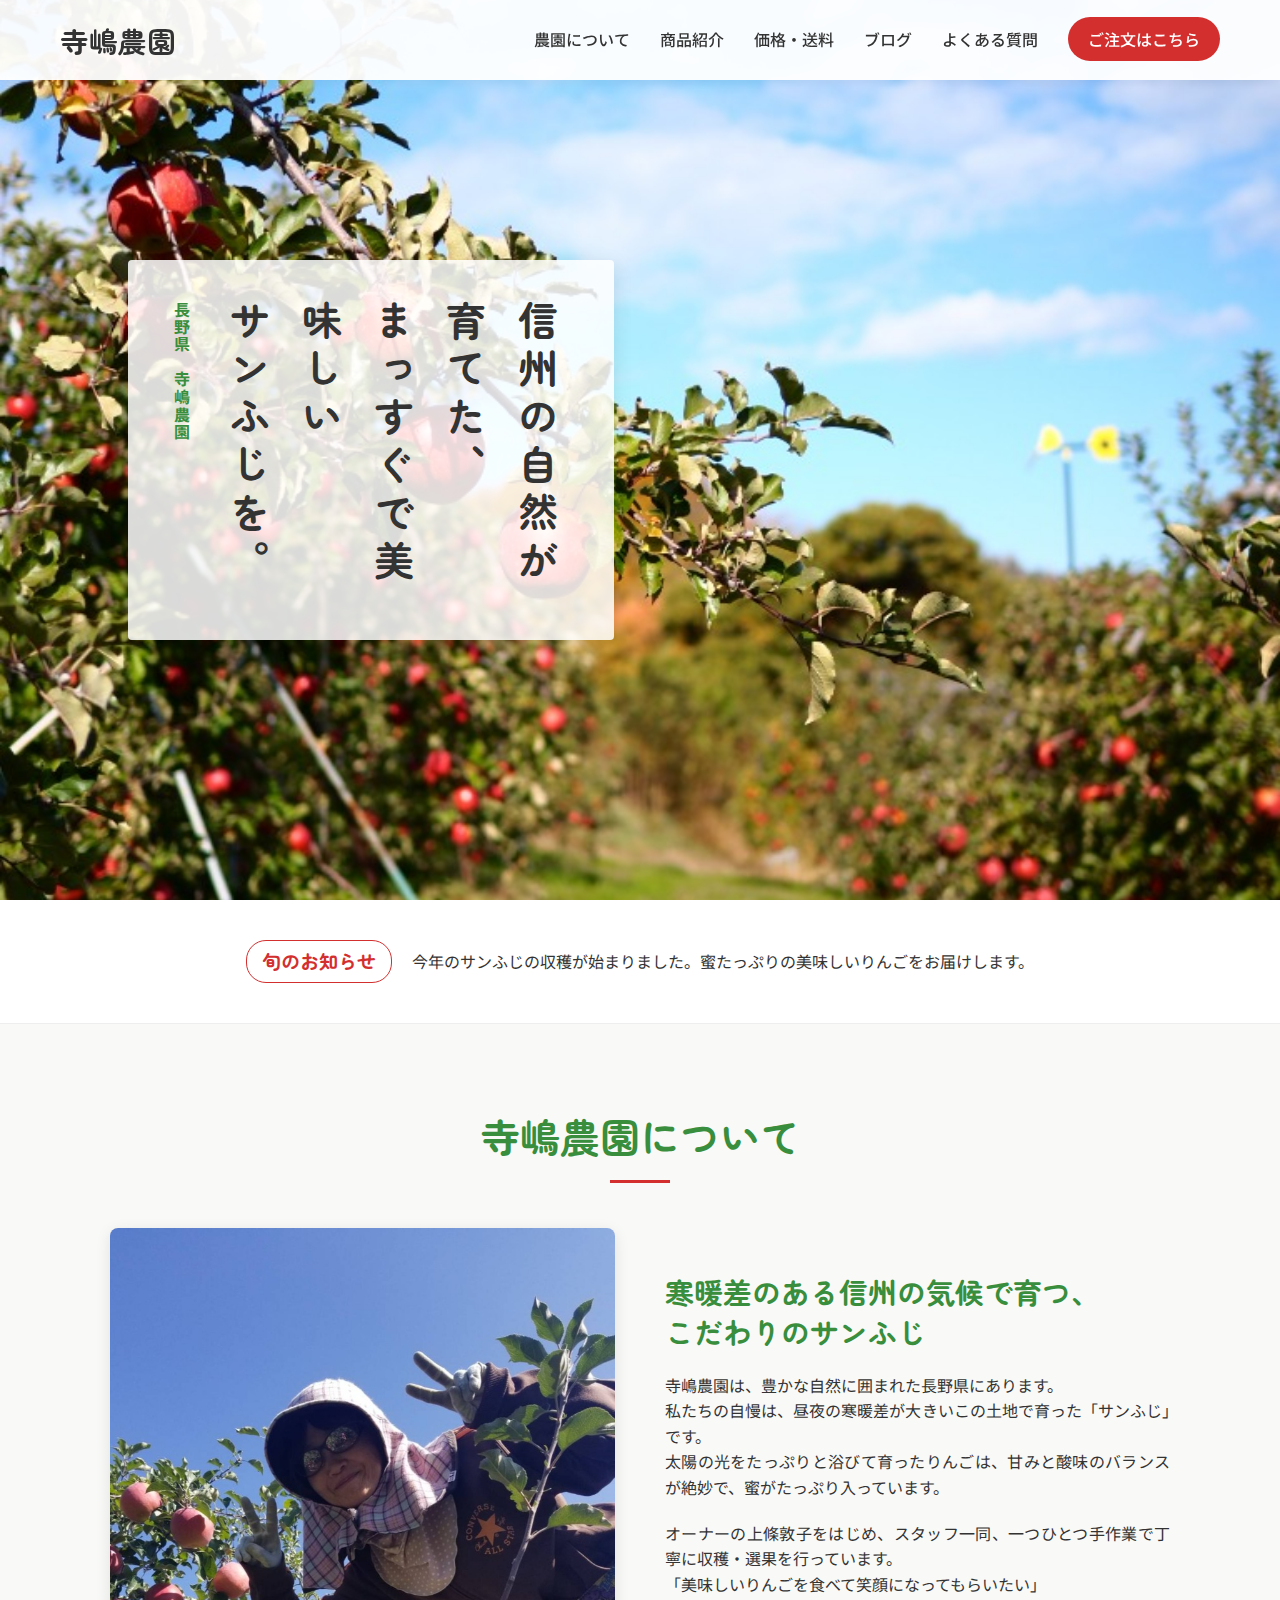
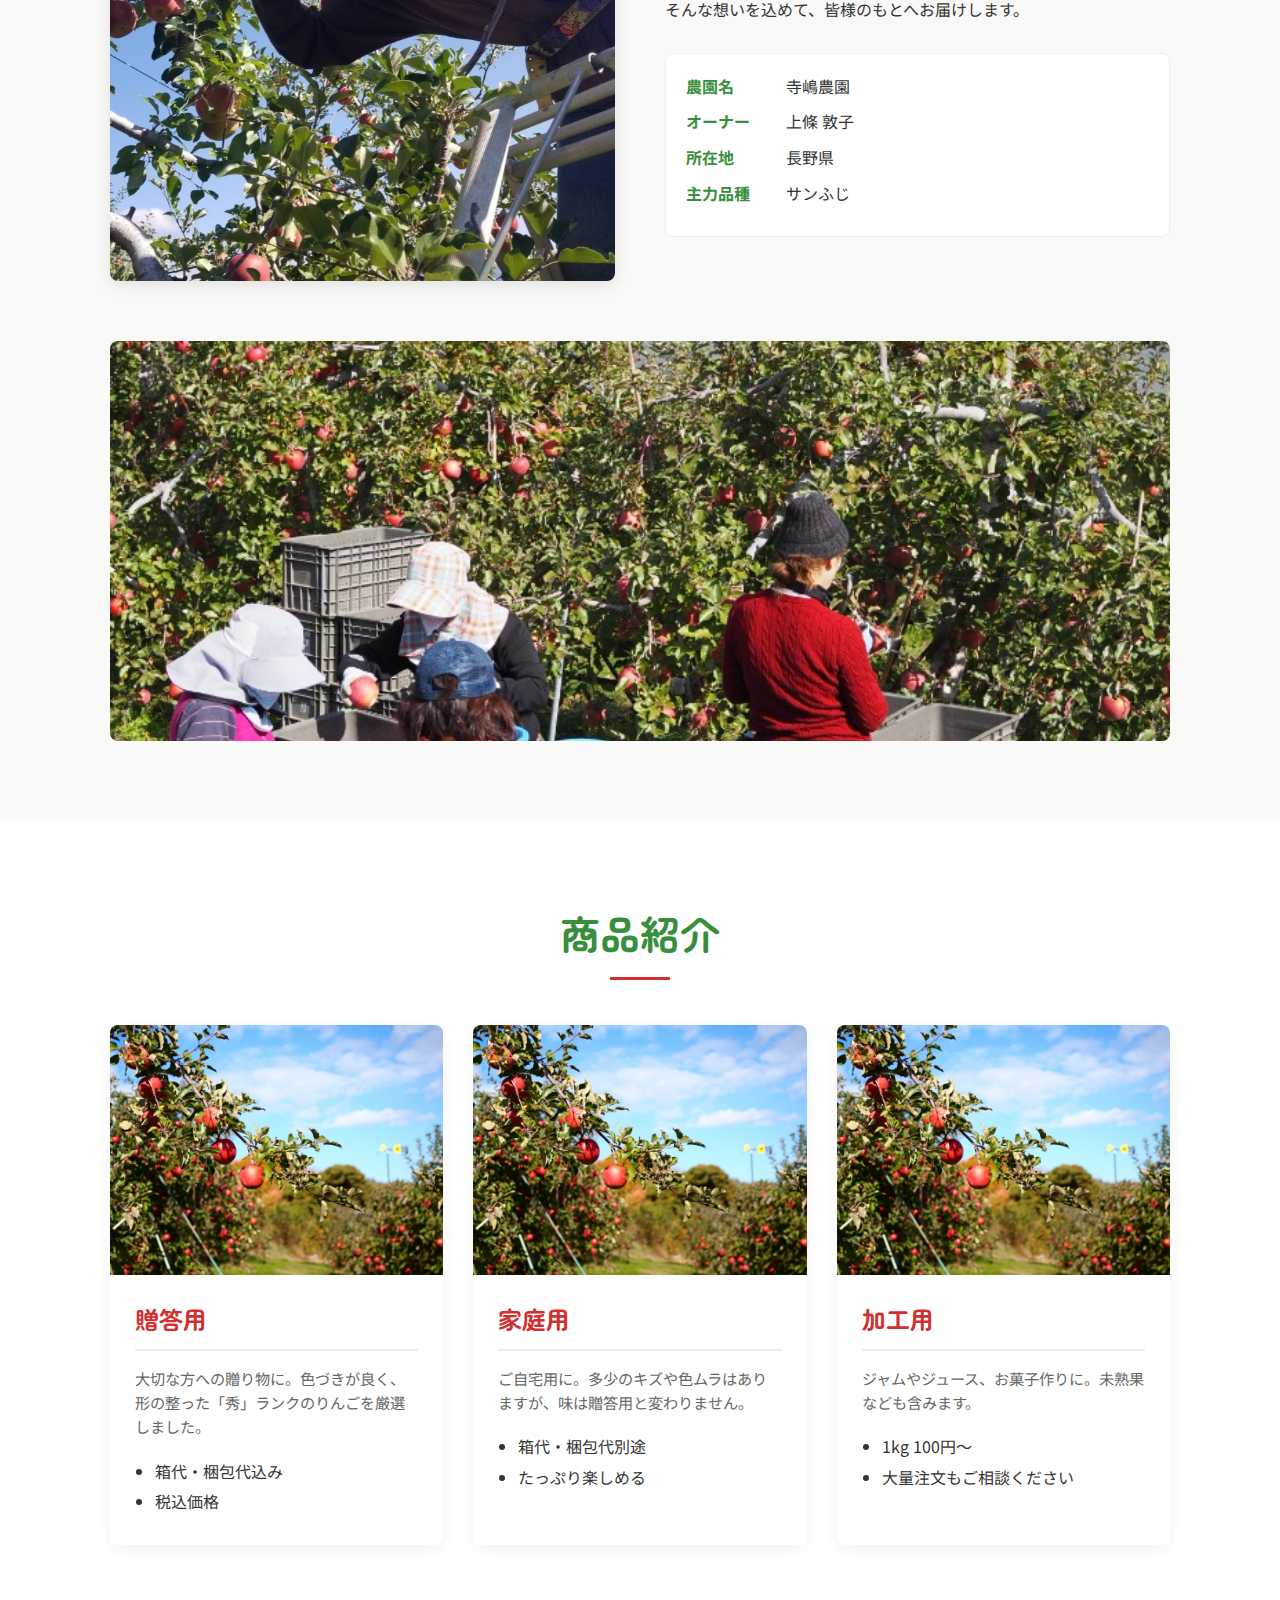
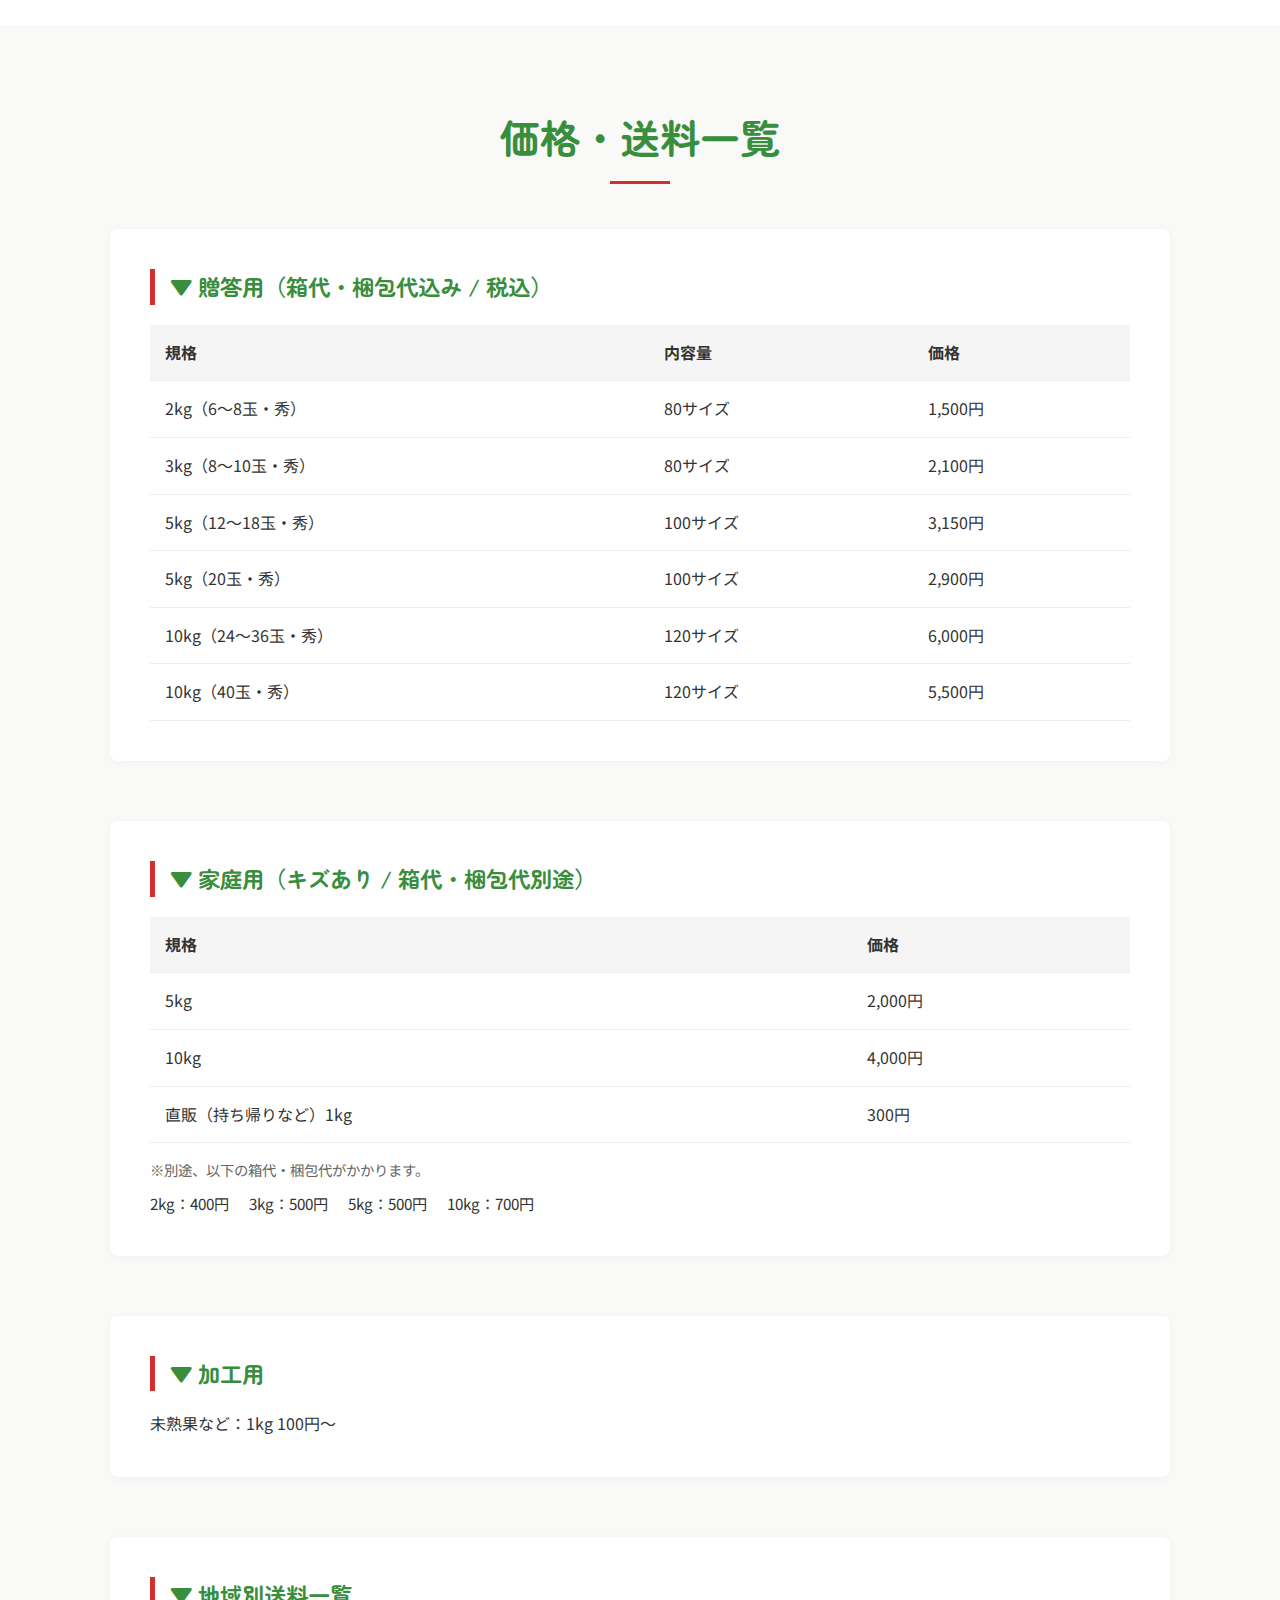
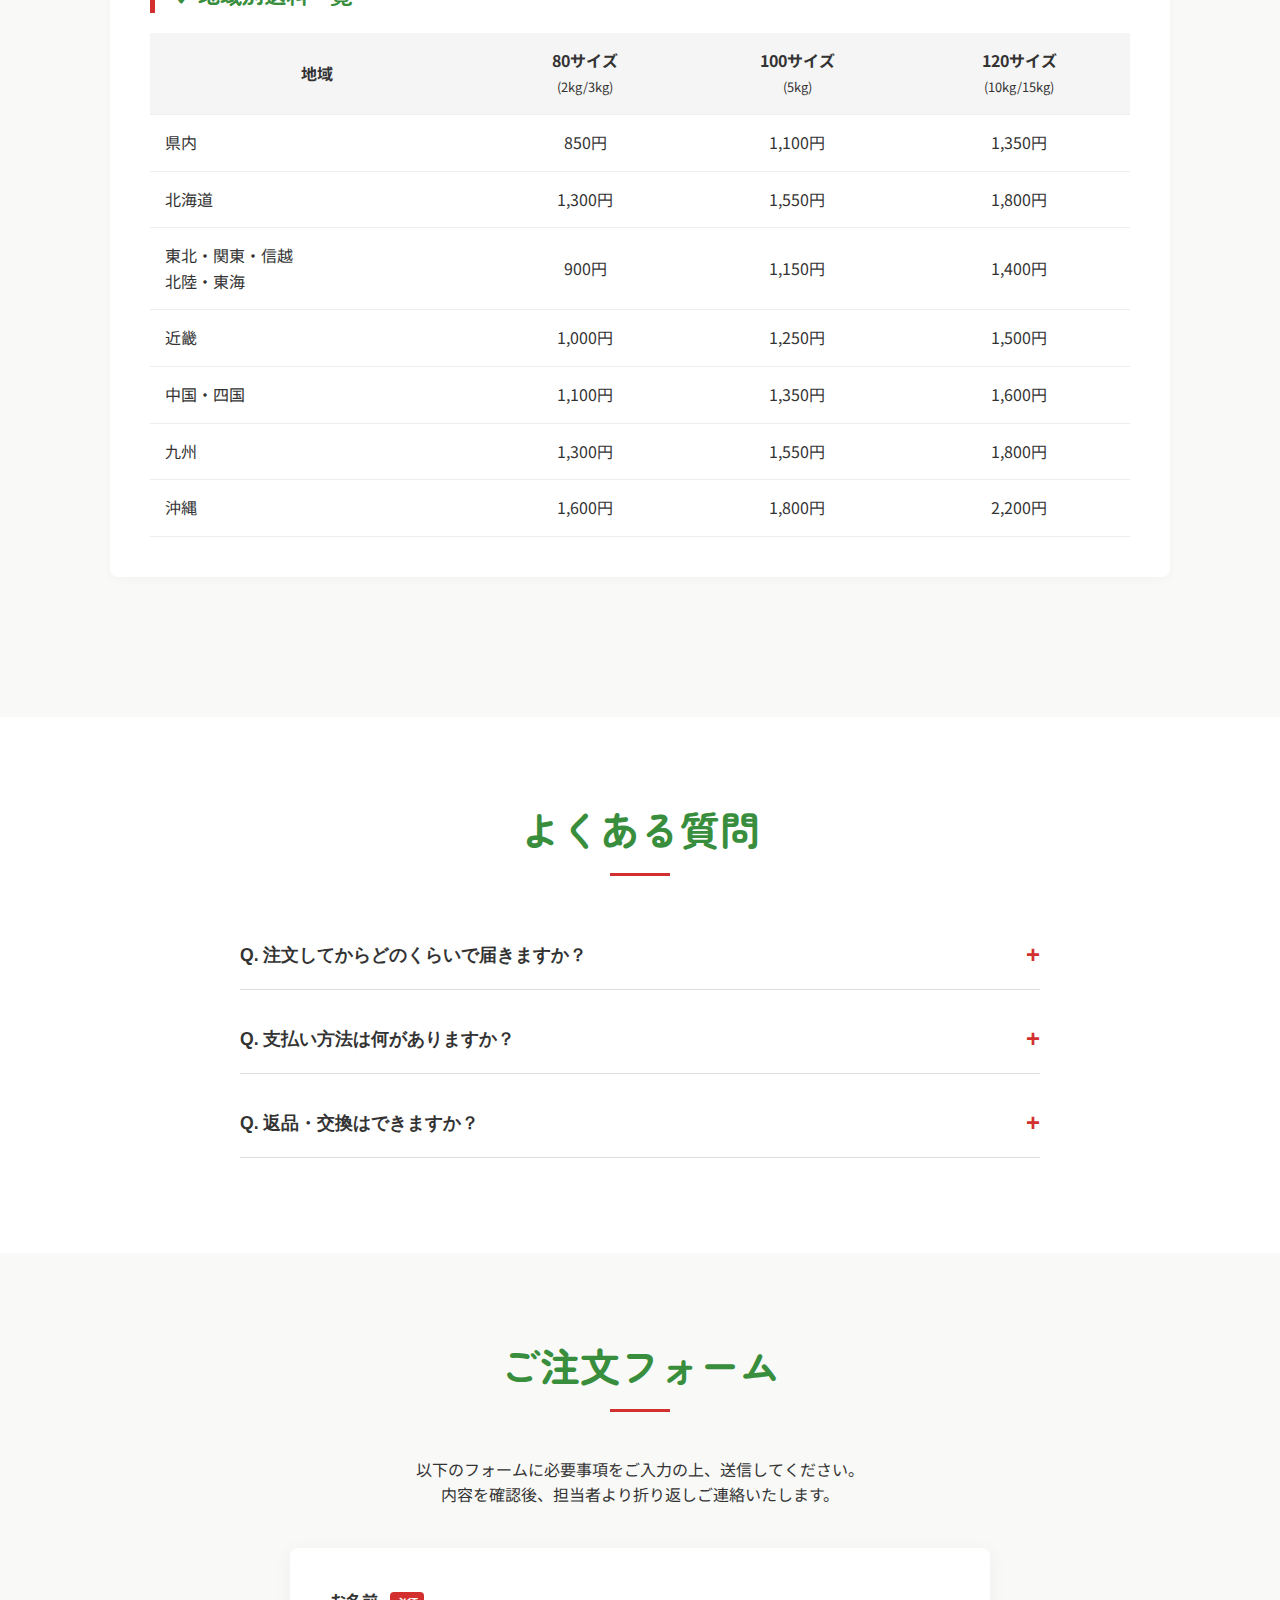
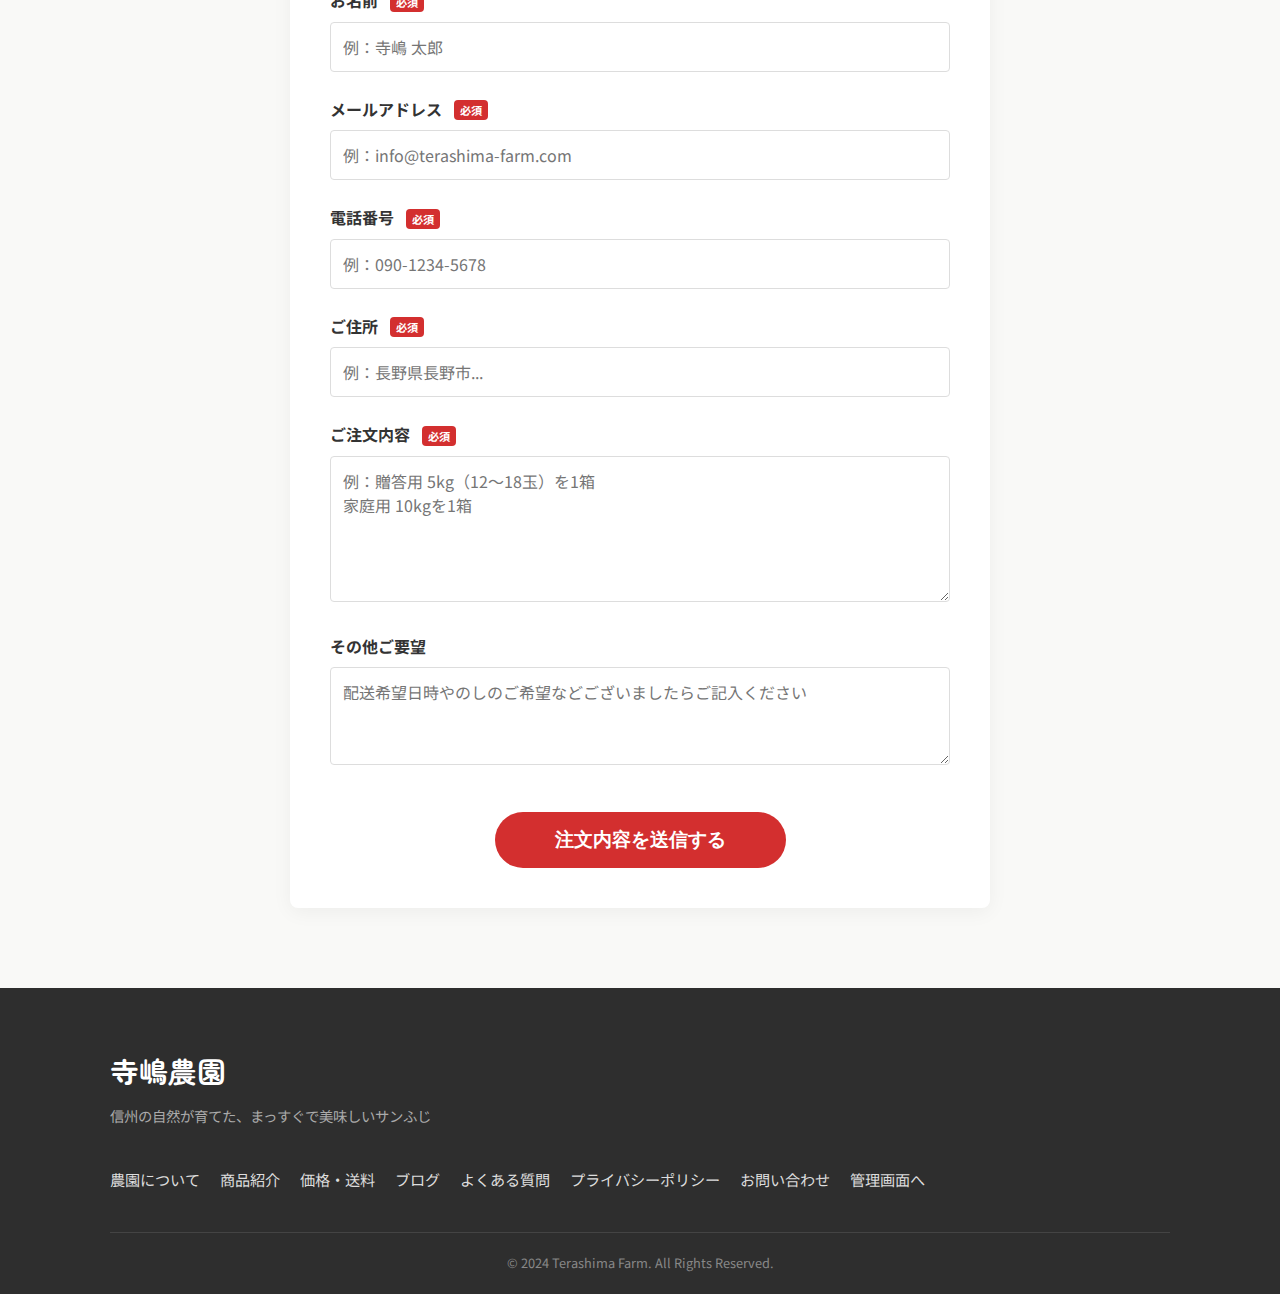
<file: index.html>
<!DOCTYPE html>
<html lang="ja">

<head>
    <meta charset="UTF-8">
    <meta name="viewport" content="width=device-width, initial-scale=1.0">
    <title>寺嶋農園 | 信州の自然が育てた、まっすぐで美味しいサンふじ</title>
    <meta name="description" content="長野県のりんご農家、寺嶋農園の公式サイトです。寒暖差のある信州の気候で育った甘み・蜜入りのサンふじを、贈答用から家庭用まで幅広くお届けします。">
    <link rel="preconnect" href="https://fonts.googleapis.com">
    <link rel="preconnect" href="https://fonts.gstatic.com" crossorigin>
    <link
        href="https://fonts.googleapis.com/css2?family=Noto+Sans+JP:wght@400;500;700&family=Zen+Maru+Gothic:wght@400;500;700&display=swap"
        rel="stylesheet">
    <link rel="stylesheet" href="css/style.css">
</head>

<body>

    <!-- Header -->
    <header class="header">
        <div class="header-container">
            <h1 class="logo"><a href="#">寺嶋農園</a></h1>
            <nav class="nav">
                <ul class="nav-list">
                    <li><a href="#about">農園について</a></li>
                    <li><a href="#products">商品紹介</a></li>
                    <li><a href="#price">価格・送料</a></li>
                    <li><a href="blog.html">ブログ</a></li>
                    <li><a href="#faq">よくある質問</a></li>
                    <li><a href="#order" class="btn-nav">ご注文はこちら</a></li>
                </ul>
                <button class="mobile-menu-btn" aria-label="メニューを開く">
                    <span></span>
                    <span></span>
                    <span></span>
                </button>
            </nav>
        </div>
    </header>

    <!-- Mobile Menu -->
    <div class="mobile-menu">
        <nav>
            <ul>
                <li><a href="#about">農園について</a></li>
                <li><a href="#products">商品紹介</a></li>
                <li><a href="#price">価格・送料</a></li>
                <li><a href="blog.html">ブログ</a></li>
                <li><a href="#faq">よくある質問</a></li>
                <li><a href="#order">ご注文はこちら</a></li>
            </ul>
        </nav>
    </div>

    <!-- Hero Section -->
    <section class="hero">
        <div class="hero-image-container">
            <img src="images/hero_apple.jpg" alt="寺嶋農園のサンふじりんご" class="hero-image">
        </div>
        <div class="hero-content">
            <h2 class="hero-title">
                <span class="vertical-text">信州の自然が育てた、</span><br>
                <span class="vertical-text">まっすぐで美味しい</span><br>
                <span class="vertical-text">サンふじを。</span>
            </h2>
            <p class="hero-subtitle">長野県 寺嶋農園</p>
        </div>
    </section>

    <!-- News Section -->
    <section class="news section-padding">
        <div class="container">
            <div class="news-box">
                <h3 class="section-title-small">旬のお知らせ</h3>
                <p>今年のサンふじの収穫が始まりました。蜜たっぷりの美味しいりんごをお届けします。</p>
            </div>
        </div>
    </section>

    <!-- About Section -->
    <section id="about" class="about section-padding">
        <div class="container">
            <h2 class="section-title">寺嶋農園について</h2>
            <div class="about-content">
                <div class="about-image">
                    <img src="images/owner_new.jpg" alt="寺嶋農園 オーナー">
                </div>
                <div class="about-text">
                    <h3>寒暖差のある信州の気候で育つ、<br>こだわりのサンふじ</h3>
                    <p>
                        寺嶋農園は、豊かな自然に囲まれた長野県にあります。<br>
                        私たちの自慢は、昼夜の寒暖差が大きいこの土地で育った「サンふじ」です。<br>
                        太陽の光をたっぷりと浴びて育ったりんごは、甘みと酸味のバランスが絶妙で、蜜がたっぷり入っています。
                    </p>
                    <p>
                        オーナーの上條敦子をはじめ、スタッフ一同、一つひとつ手作業で丁寧に収穫・選果を行っています。<br>
                        「美味しいりんごを食べて笑顔になってもらいたい」<br>
                        そんな想いを込めて、皆様のもとへお届けします。
                    </p>
                    <dl class="farm-info">
                        <dt>農園名</dt>
                        <dd>寺嶋農園</dd>
                        <dt>オーナー</dt>
                        <dd>上條 敦子 </dd>
                        <dt>所在地</dt>
                        <dd>長野県</dd>
                        <dt>主力品種</dt>
                        <dd>サンふじ</dd>
                    </dl>
                </div>
            </div>
            <div class="about-landscape">
                <img src="images/landscape.jpg" alt="寺嶋農園の風景">
            </div>
        </div>
    </section>

    <!-- Products Section -->
    <section id="products" class="products section-padding bg-light">
        <div class="container">
            <h2 class="section-title">商品紹介</h2>
            <div class="product-grid">
                <!-- Gift -->
                <div class="product-card">
                    <div class="product-image">
                        <img src="images/hero_apple.jpg" alt="贈答用サンふじ">
                    </div>
                    <div class="product-info">
                        <h3>贈答用</h3>
                        <p class="product-desc">大切な方への贈り物に。色づきが良く、形の整った「秀」ランクのりんごを厳選しました。</p>
                        <ul class="product-features">
                            <li>箱代・梱包代込み</li>
                            <li>税込価格</li>
                        </ul>
                    </div>
                </div>
                <!-- Home -->
                <div class="product-card">
                    <div class="product-image">
                        <img src="images/hero_apple.jpg" alt="家庭用サンふじ">
                    </div>
                    <div class="product-info">
                        <h3>家庭用</h3>
                        <p class="product-desc">ご自宅用に。多少のキズや色ムラはありますが、味は贈答用と変わりません。</p>
                        <ul class="product-features">
                            <li>箱代・梱包代別途</li>
                            <li>たっぷり楽しめる</li>
                        </ul>
                    </div>
                </div>
                <!-- Processing -->
                <div class="product-card">
                    <div class="product-image">
                        <img src="images/hero_apple.jpg" alt="加工用りんご">
                    </div>
                    <div class="product-info">
                        <h3>加工用</h3>
                        <p class="product-desc">ジャムやジュース、お菓子作りに。未熟果なども含みます。</p>
                        <ul class="product-features">
                            <li>1kg 100円〜</li>
                            <li>大量注文もご相談ください</li>
                        </ul>
                    </div>
                </div>
            </div>
        </div>
    </section>

    <!-- Price & Shipping Section -->
    <section id="price" class="price section-padding">
        <div class="container">
            <h2 class="section-title">価格・送料一覧</h2>

            <div class="price-section">
                <h3>▼ 贈答用（箱代・梱包代込み / 税込）</h3>
                <div class="table-responsive">
                    <table class="price-table">
                        <thead>
                            <tr>
                                <th>規格</th>
                                <th>内容量</th>
                                <th>価格</th>
                            </tr>
                        </thead>
                        <tbody>
                            <tr>
                                <td>2kg（6〜8玉・秀）</td>
                                <td>80サイズ</td>
                                <td>1,500円</td>
                            </tr>
                            <tr>
                                <td>3kg（8〜10玉・秀）</td>
                                <td>80サイズ</td>
                                <td>2,100円</td>
                            </tr>
                            <tr>
                                <td>5kg（12〜18玉・秀）</td>
                                <td>100サイズ</td>
                                <td>3,150円</td>
                            </tr>
                            <tr>
                                <td>5kg（20玉・秀）</td>
                                <td>100サイズ</td>
                                <td>2,900円</td>
                            </tr>
                            <tr>
                                <td>10kg（24〜36玉・秀）</td>
                                <td>120サイズ</td>
                                <td>6,000円</td>
                            </tr>
                            <tr>
                                <td>10kg（40玉・秀）</td>
                                <td>120サイズ</td>
                                <td>5,500円</td>
                            </tr>
                        </tbody>
                    </table>
                </div>
            </div>

            <div class="price-section">
                <h3>▼ 家庭用（キズあり / 箱代・梱包代別途）</h3>
                <div class="table-responsive">
                    <table class="price-table">
                        <thead>
                            <tr>
                                <th>規格</th>
                                <th>価格</th>
                            </tr>
                        </thead>
                        <tbody>
                            <tr>
                                <td>5kg</td>
                                <td>2,000円</td>
                            </tr>
                            <tr>
                                <td>10kg</td>
                                <td>4,000円</td>
                            </tr>
                            <tr>
                                <td>直販（持ち帰りなど）1kg</td>
                                <td>300円</td>
                            </tr>
                        </tbody>
                    </table>
                </div>
                <p class="note">※別途、以下の箱代・梱包代がかかります。</p>
                <ul class="box-fee-list">
                    <li>2kg：400円</li>
                    <li>3kg：500円</li>
                    <li>5kg：500円</li>
                    <li>10kg：700円</li>
                </ul>
            </div>

            <div class="price-section">
                <h3>▼ 加工用</h3>
                <p>未熟果など：1kg 100円〜</p>
            </div>

            <div class="shipping-section">
                <h3>▼ 地域別送料一覧</h3>
                <div class="table-responsive">
                    <table class="shipping-table">
                        <thead>
                            <tr>
                                <th>地域</th>
                                <th>80サイズ<br><span class="small">(2kg/3kg)</span></th>
                                <th>100サイズ<br><span class="small">(5kg)</span></th>
                                <th>120サイズ<br><span class="small">(10kg/15kg)</span></th>
                            </tr>
                        </thead>
                        <tbody>
                            <tr>
                                <th>県内</th>
                                <td>850円</td>
                                <td>1,100円</td>
                                <td>1,350円</td>
                            </tr>
                            <tr>
                                <th>北海道</th>
                                <td>1,300円</td>
                                <td>1,550円</td>
                                <td>1,800円</td>
                            </tr>
                            <tr>
                                <th>東北・関東・信越<br>北陸・東海</th>
                                <td>900円</td>
                                <td>1,150円</td>
                                <td>1,400円</td>
                            </tr>
                            <tr>
                                <th>近畿</th>
                                <td>1,000円</td>
                                <td>1,250円</td>
                                <td>1,500円</td>
                            </tr>
                            <tr>
                                <th>中国・四国</th>
                                <td>1,100円</td>
                                <td>1,350円</td>
                                <td>1,600円</td>
                            </tr>
                            <tr>
                                <th>九州</th>
                                <td>1,300円</td>
                                <td>1,550円</td>
                                <td>1,800円</td>
                            </tr>
                            <tr>
                                <th>沖縄</th>
                                <td>1,600円</td>
                                <td>1,800円</td>
                                <td>2,200円</td>
                            </tr>
                        </tbody>
                    </table>
                </div>
            </div>
        </div>
    </section>

    <!-- FAQ Section -->
    <section id="faq" class="faq section-padding bg-light">
        <div class="container">
            <h2 class="section-title">よくある質問</h2>
            <div class="faq-list">
                <div class="faq-item">
                    <button class="faq-question">
                        Q. 注文してからどのくらいで届きますか？
                        <span class="icon">+</span>
                    </button>
                    <div class="faq-answer">
                        <p>A. ご注文確認後、収穫時期に合わせて順次発送いたします。通常は3〜5営業日以内に発送いたしますが、天候や収穫状況によりお時間をいただく場合がございます。</p>
                    </div>
                </div>
                <div class="faq-item">
                    <button class="faq-question">
                        Q. 支払い方法は何がありますか？
                        <span class="icon">+</span>
                    </button>
                    <div class="faq-answer">
                        <p>A. 現在、銀行振込と代金引換に対応しております。詳細はご注文確認メールにてご案内いたします。</p>
                    </div>
                </div>
                <div class="faq-item">
                    <button class="faq-question">
                        Q. 返品・交換はできますか？
                        <span class="icon">+</span>
                    </button>
                    <div class="faq-answer">
                        <p>A. 生鮮食品のため、お客様都合による返品・交換はお受けできません。万が一、商品に傷みなどの不備がございましたら、到着後2日以内にご連絡ください。</p>
                    </div>
                </div>
            </div>
        </div>
    </section>

    <!-- Order Form Section -->
    <section id="order" class="order section-padding">
        <div class="container">
            <h2 class="section-title">ご注文フォーム</h2>
            <p class="form-desc">以下のフォームに必要事項をご入力の上、送信してください。<br>内容を確認後、担当者より折り返しご連絡いたします。</p>

            <form id="orderForm" class="order-form">
                <div class="form-group">
                    <label for="name">お名前 <span class="required">必須</span></label>
                    <input type="text" id="name" name="name" required placeholder="例：寺嶋 太郎">
                </div>

                <div class="form-group">
                    <label for="email">メールアドレス <span class="required">必須</span></label>
                    <input type="email" id="email" name="email" required placeholder="例：info@terashima-farm.com">
                </div>

                <div class="form-group">
                    <label for="tel">電話番号 <span class="required">必須</span></label>
                    <input type="tel" id="tel" name="tel" required placeholder="例：090-1234-5678">
                </div>

                <div class="form-group">
                    <label for="address">ご住所 <span class="required">必須</span></label>
                    <input type="text" id="address" name="address" required placeholder="例：長野県長野市...">
                </div>

                <div class="form-group">
                    <label for="product">ご注文内容 <span class="required">必須</span></label>
                    <textarea id="product" name="product" rows="5" required
                        placeholder="例：贈答用 5kg（12〜18玉）を1箱&#10;家庭用 10kgを1箱"></textarea>
                </div>

                <div class="form-group">
                    <label for="message">その他ご要望</label>
                    <textarea id="message" name="message" rows="3"
                        placeholder="配送希望日時やのしのご希望などございましたらご記入ください"></textarea>
                </div>

                <div class="form-submit">
                    <button type="submit" class="btn-submit">注文内容を送信する</button>
                </div>
            </form>
        </div>
    </section>

    <!-- Footer -->
    <footer class="footer">
        <div class="container">
            <div class="footer-content">
                <div class="footer-logo">
                    <h2>寺嶋農園</h2>
                    <p>信州の自然が育てた、まっすぐで美味しいサンふじ</p>
                </div>
                <div class="footer-links">
                    <ul>
                        <li><a href="#about">農園について</a></li>
                        <li><a href="#products">商品紹介</a></li>
                        <li><a href="#price">価格・送料</a></li>
                        <li><a href="blog.html">ブログ</a></li>
                        <li><a href="#faq">よくある質問</a></li>
                        <li><a href="privacy.html">プライバシーポリシー</a></li>
                        <li><a href="#order">お問い合わせ</a></li>
                        <li><a href="#" id="adminLoginBtn">管理画面へ</a></li>
                    </ul>
                </div>
            </div>
            <div class="copyright">
                <p>&copy; 2024 Terashima Farm. All Rights Reserved.</p>
            </div>
        </div>
    </footer>

    <script src="js/script.js"></script>
</body>

</html>
</file>
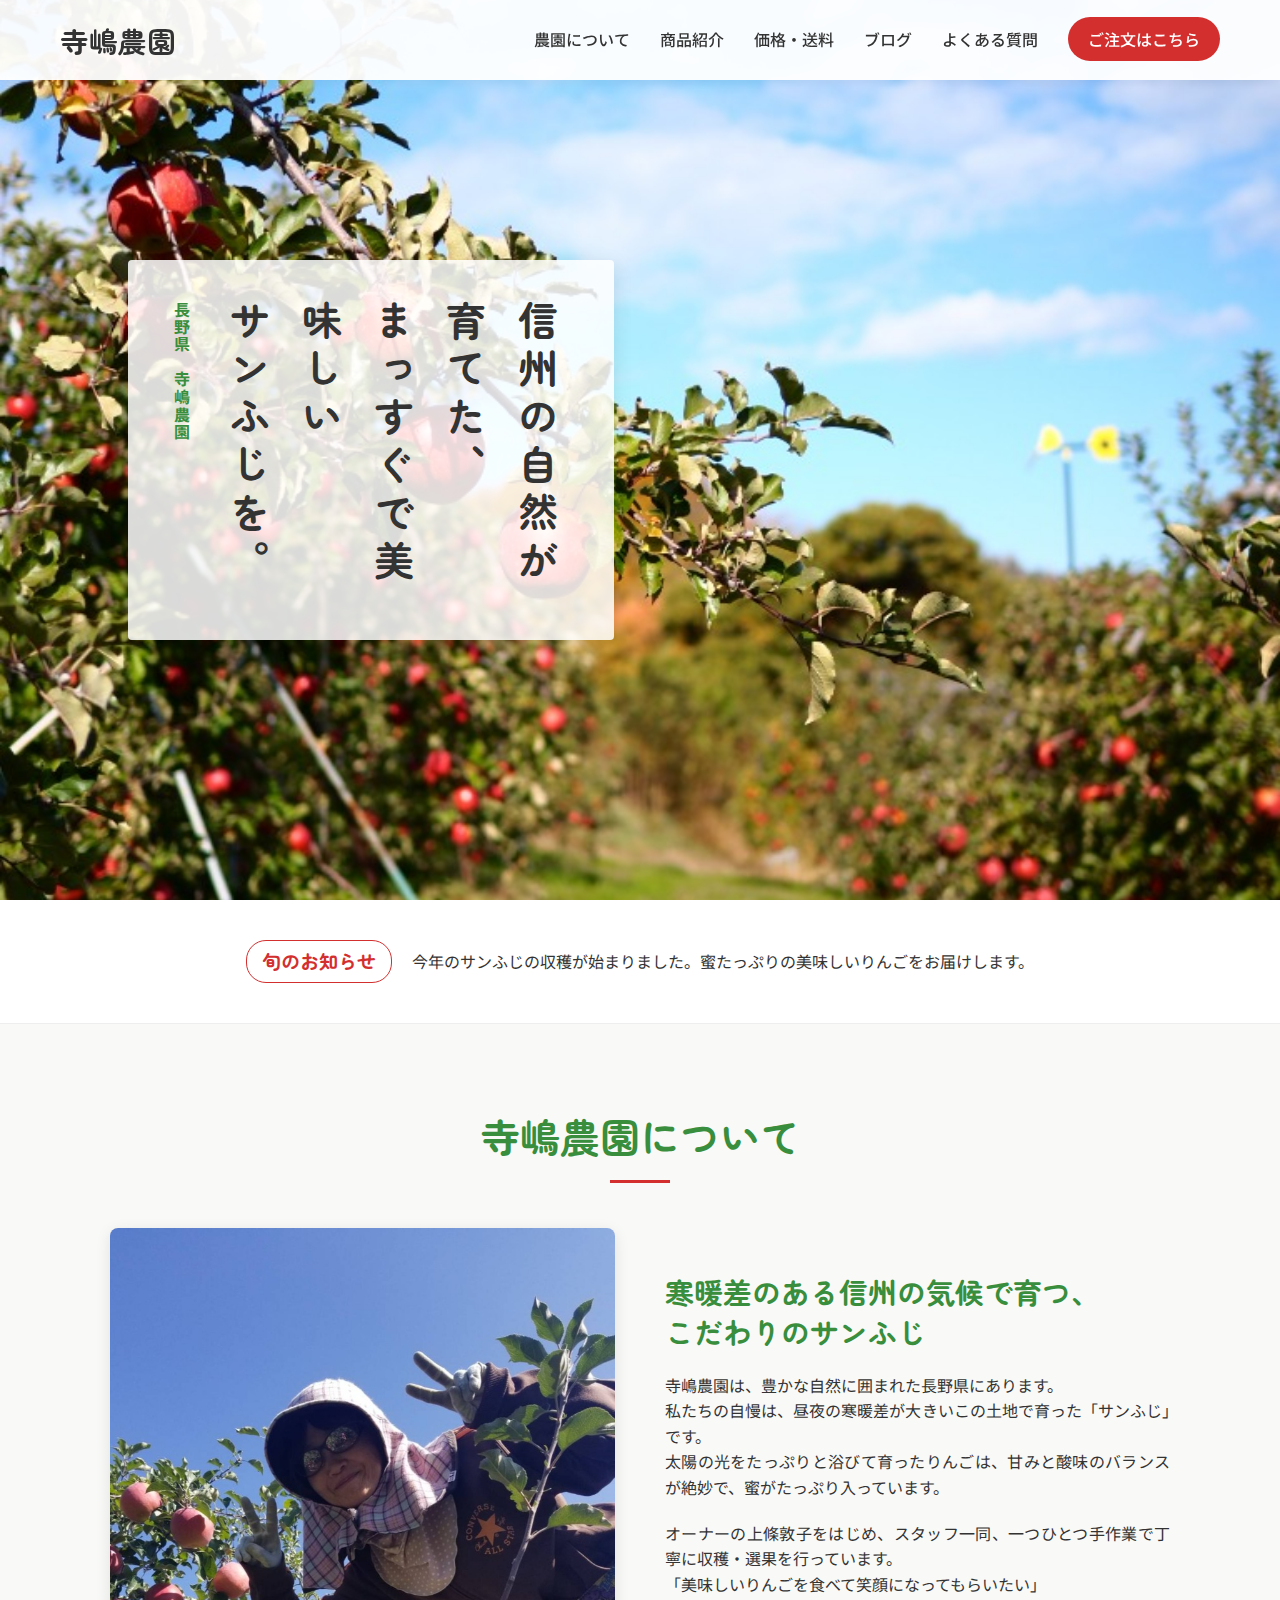
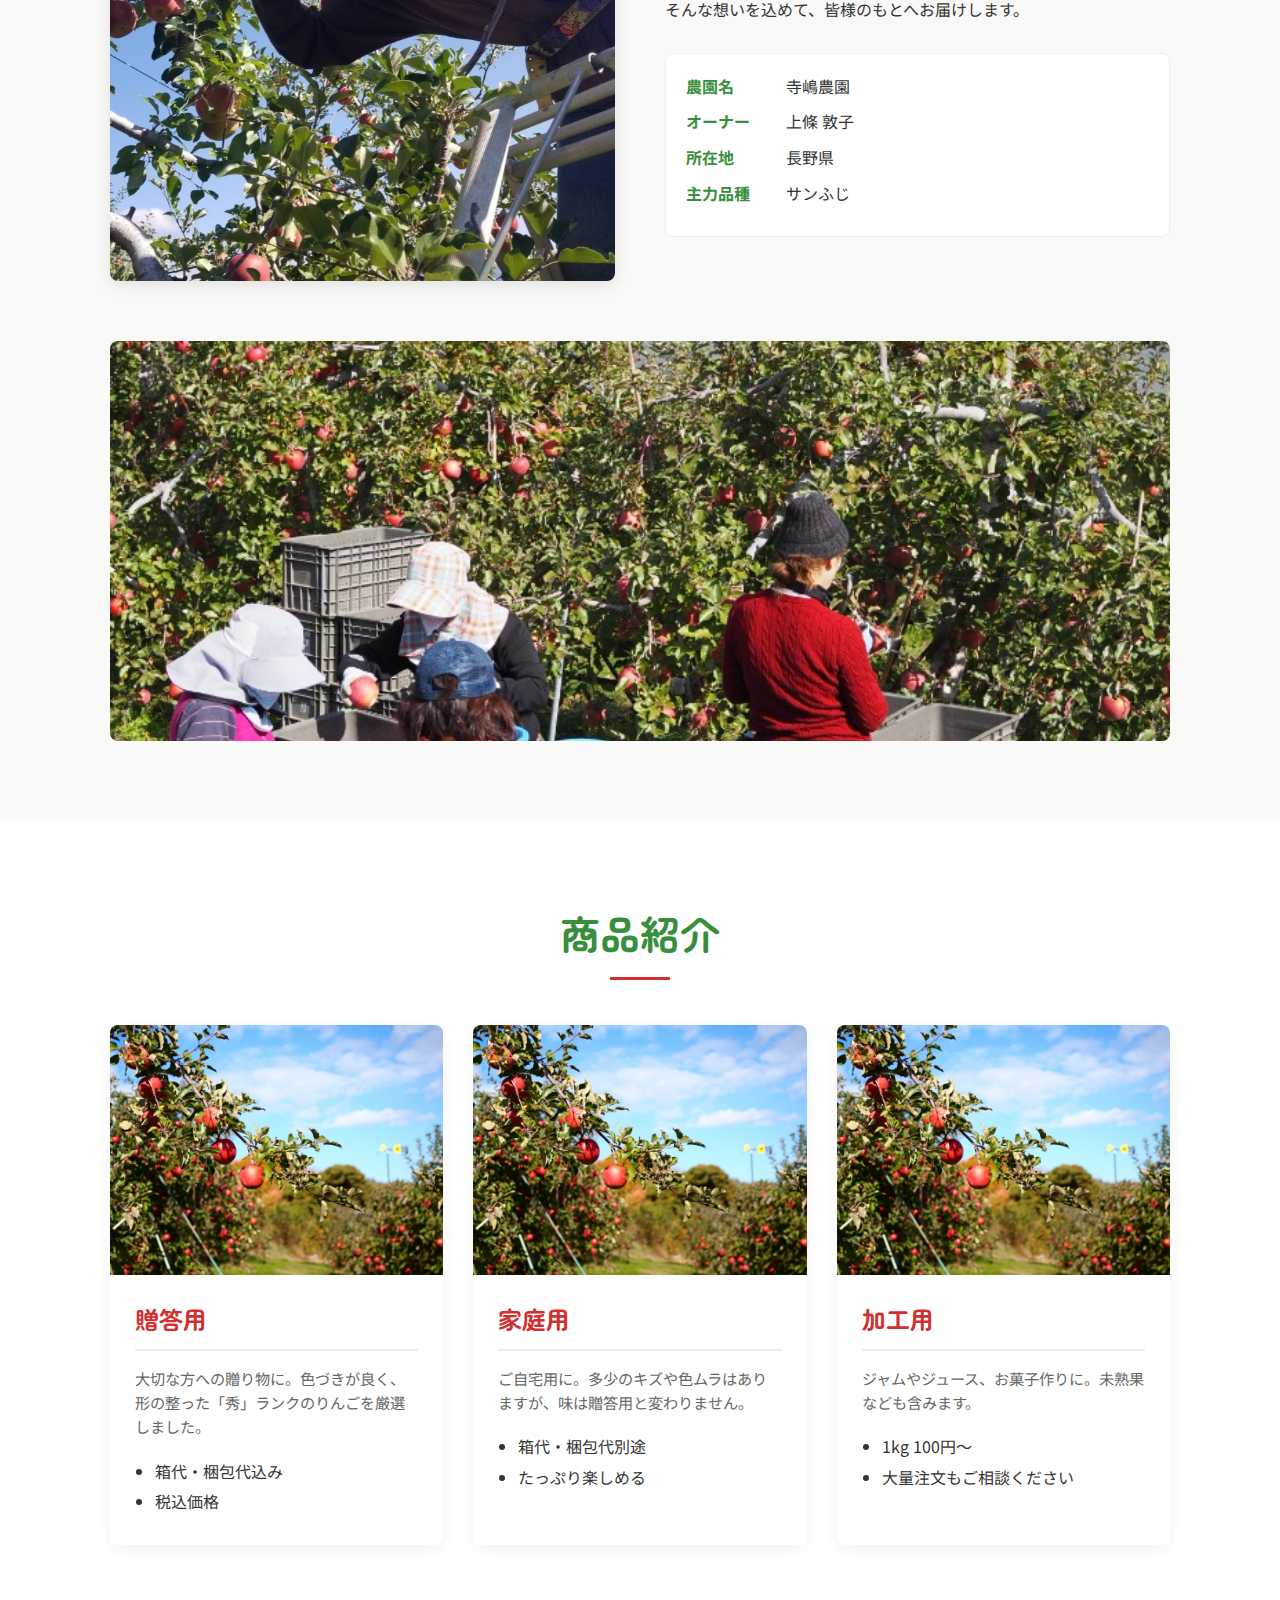
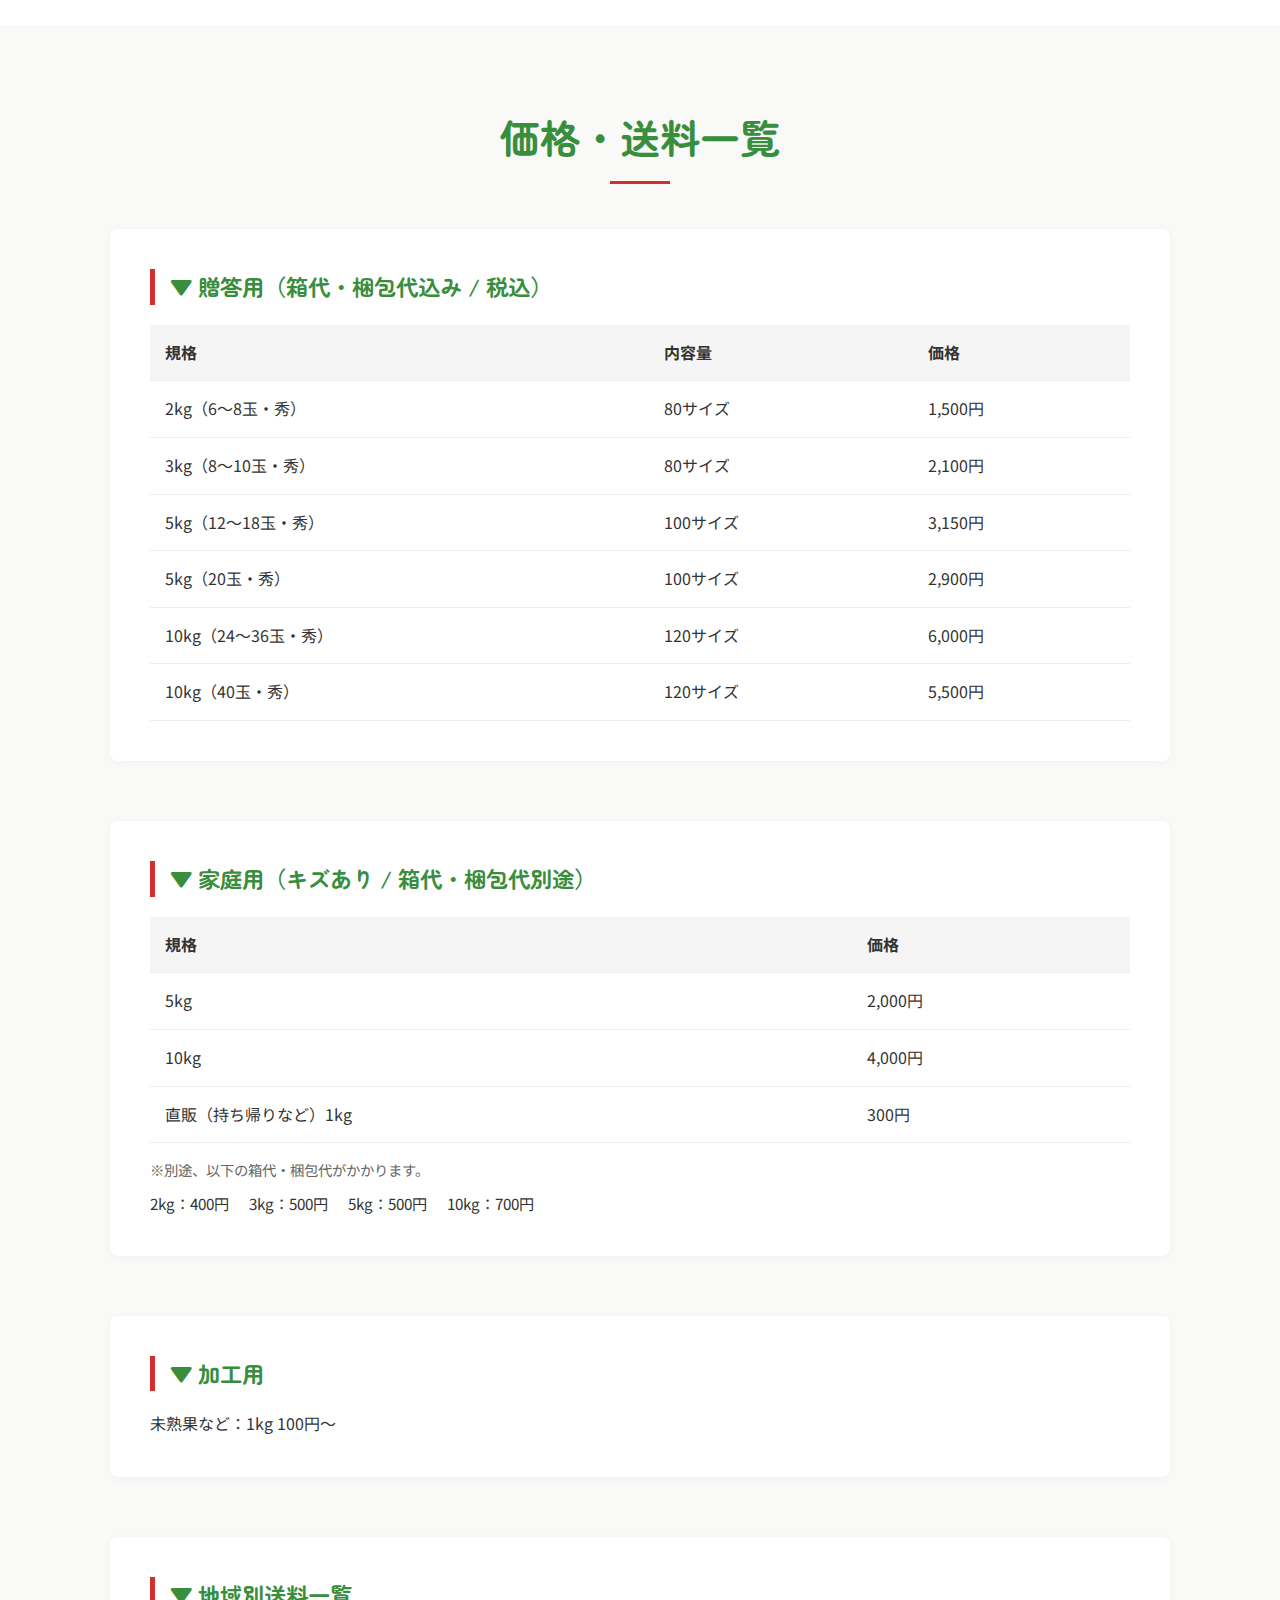
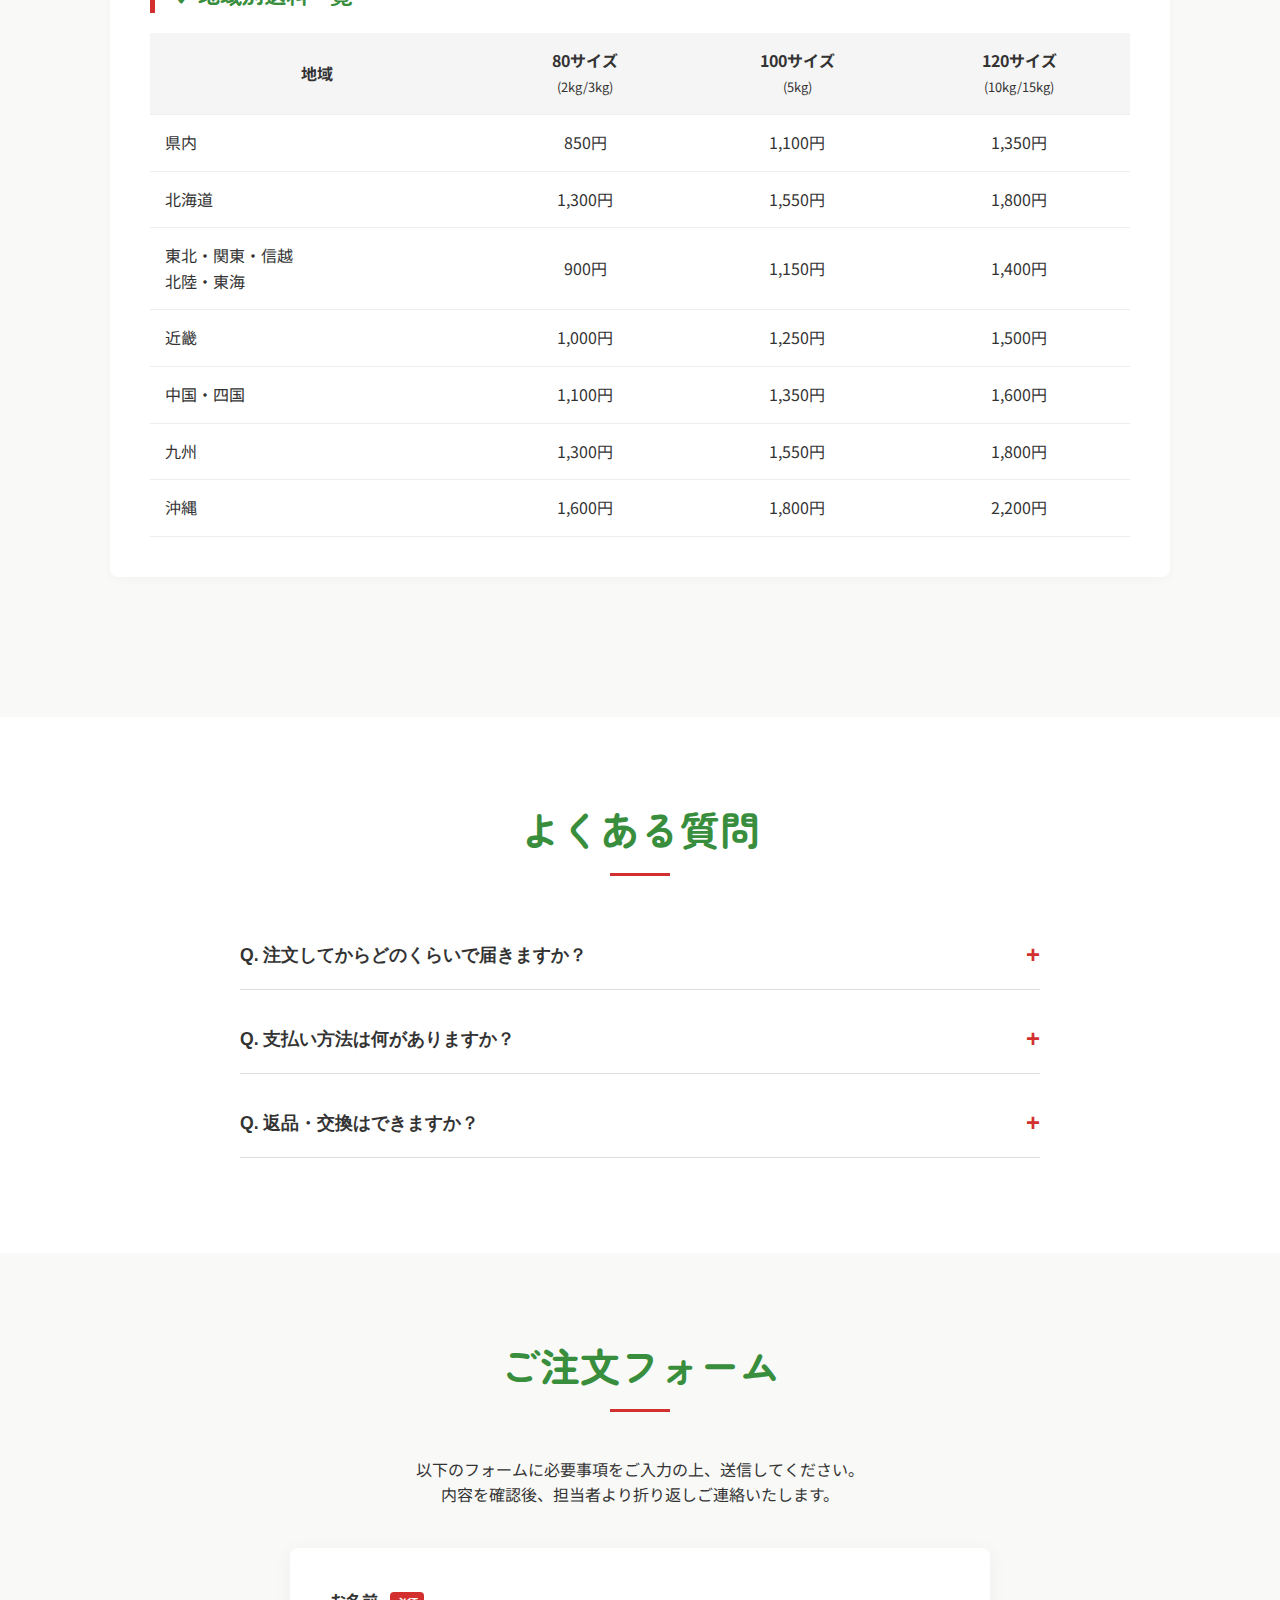
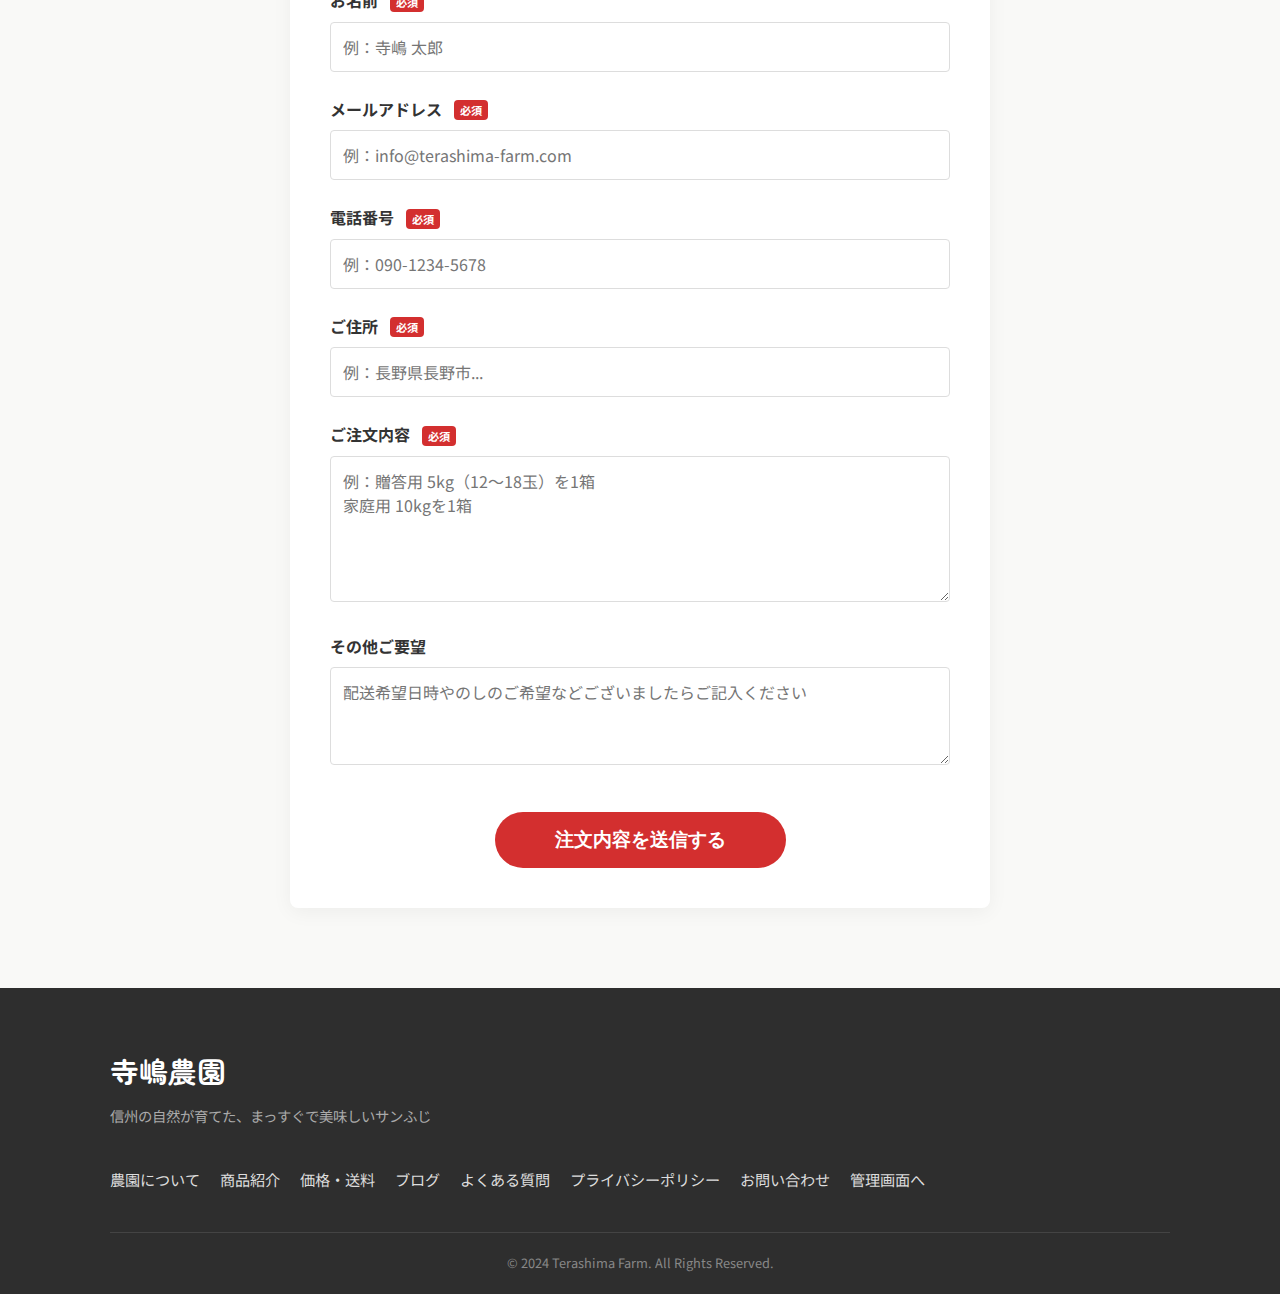
<file: admin.html>
<!DOCTYPE html>
<html lang="ja">

<head>
    <meta charset="UTF-8">
    <meta name="viewport" content="width=device-width, initial-scale=1.0">
    <title>寺嶋農園 | 管理画面</title>
    <link rel="preconnect" href="https://fonts.googleapis.com">
    <link rel="preconnect" href="https://fonts.gstatic.com" crossorigin>
    <link href="https://fonts.googleapis.com/css2?family=Noto+Sans+JP:wght@400;500;700&display=swap" rel="stylesheet">
    <link rel="stylesheet" href="css/admin.css">
</head>

<body>
    <div class="admin-container">
        <header class="admin-header">
            <h1>寺嶋農園 管理画面</h1>
            <nav class="admin-nav">
                <ul>
                    <li><a href="#orders" class="active">注文管理</a></li>
                    <li><a href="#inventory">在庫管理</a></li>
                    <li><a href="index.html" target="_blank">サイトを表示</a></li>
                </ul>
            </nav>
        </header>

        <main class="admin-main">
            <!-- Dashboard Stats -->
            <section class="stats-grid">
                <div class="stat-card">
                    <h3>未発送の注文</h3>
                    <p class="stat-number" id="pendingOrdersCount">0</p>
                </div>
                <div class="stat-card">
                    <h3>本日の注文数</h3>
                    <p class="stat-number" id="todayOrdersCount">0</p>
                </div>
                <div class="stat-card">
                    <h3>総売上（概算）</h3>
                    <p class="stat-number" id="totalSales">¥0</p>
                </div>
            </section>

            <!-- Order Management -->
            <section id="orders" class="admin-section">
                <h2>注文一覧</h2>
                <div class="table-actions">
                    <button id="refreshBtn" class="btn-secondary">更新</button>
                    <button id="clearDataBtn" class="btn-danger">データ削除</button>
                </div>
                <div class="table-container">
                    <table class="admin-table">
                        <thead>
                            <tr>
                                <th>注文ID</th>
                                <th>日時</th>
                                <th>お名前</th>
                                <th>注文内容</th>
                                <th>ステータス</th>
                                <th>操作</th>
                            </tr>
                        </thead>
                        <tbody id="orderTableBody">
                            <!-- Orders will be injected here -->
                        </tbody>
                    </table>
                </div>
            </section>

            <!-- Inventory Management (Placeholder for now) -->
            <section id="inventory" class="admin-section" style="display: none;">
                <h2>在庫管理</h2>
                <p>在庫管理機能は準備中です。</p>
            </section>
        </main>
    </div>

    <!-- Order Detail Modal -->
    <div id="orderModal" class="modal">
        <div class="modal-content">
            <span class="close-modal">&times;</span>
            <h2>注文詳細</h2>
            <div id="modalBody"></div>
            <div class="modal-actions">
                <button id="markShippedBtn" class="btn-primary">発送済みにする</button>
                <button id="deleteOrderBtn" class="btn-danger">削除</button>
            </div>
        </div>
    </div>

    <script src="js/admin.js"></script>
</body>

</html>
</file>
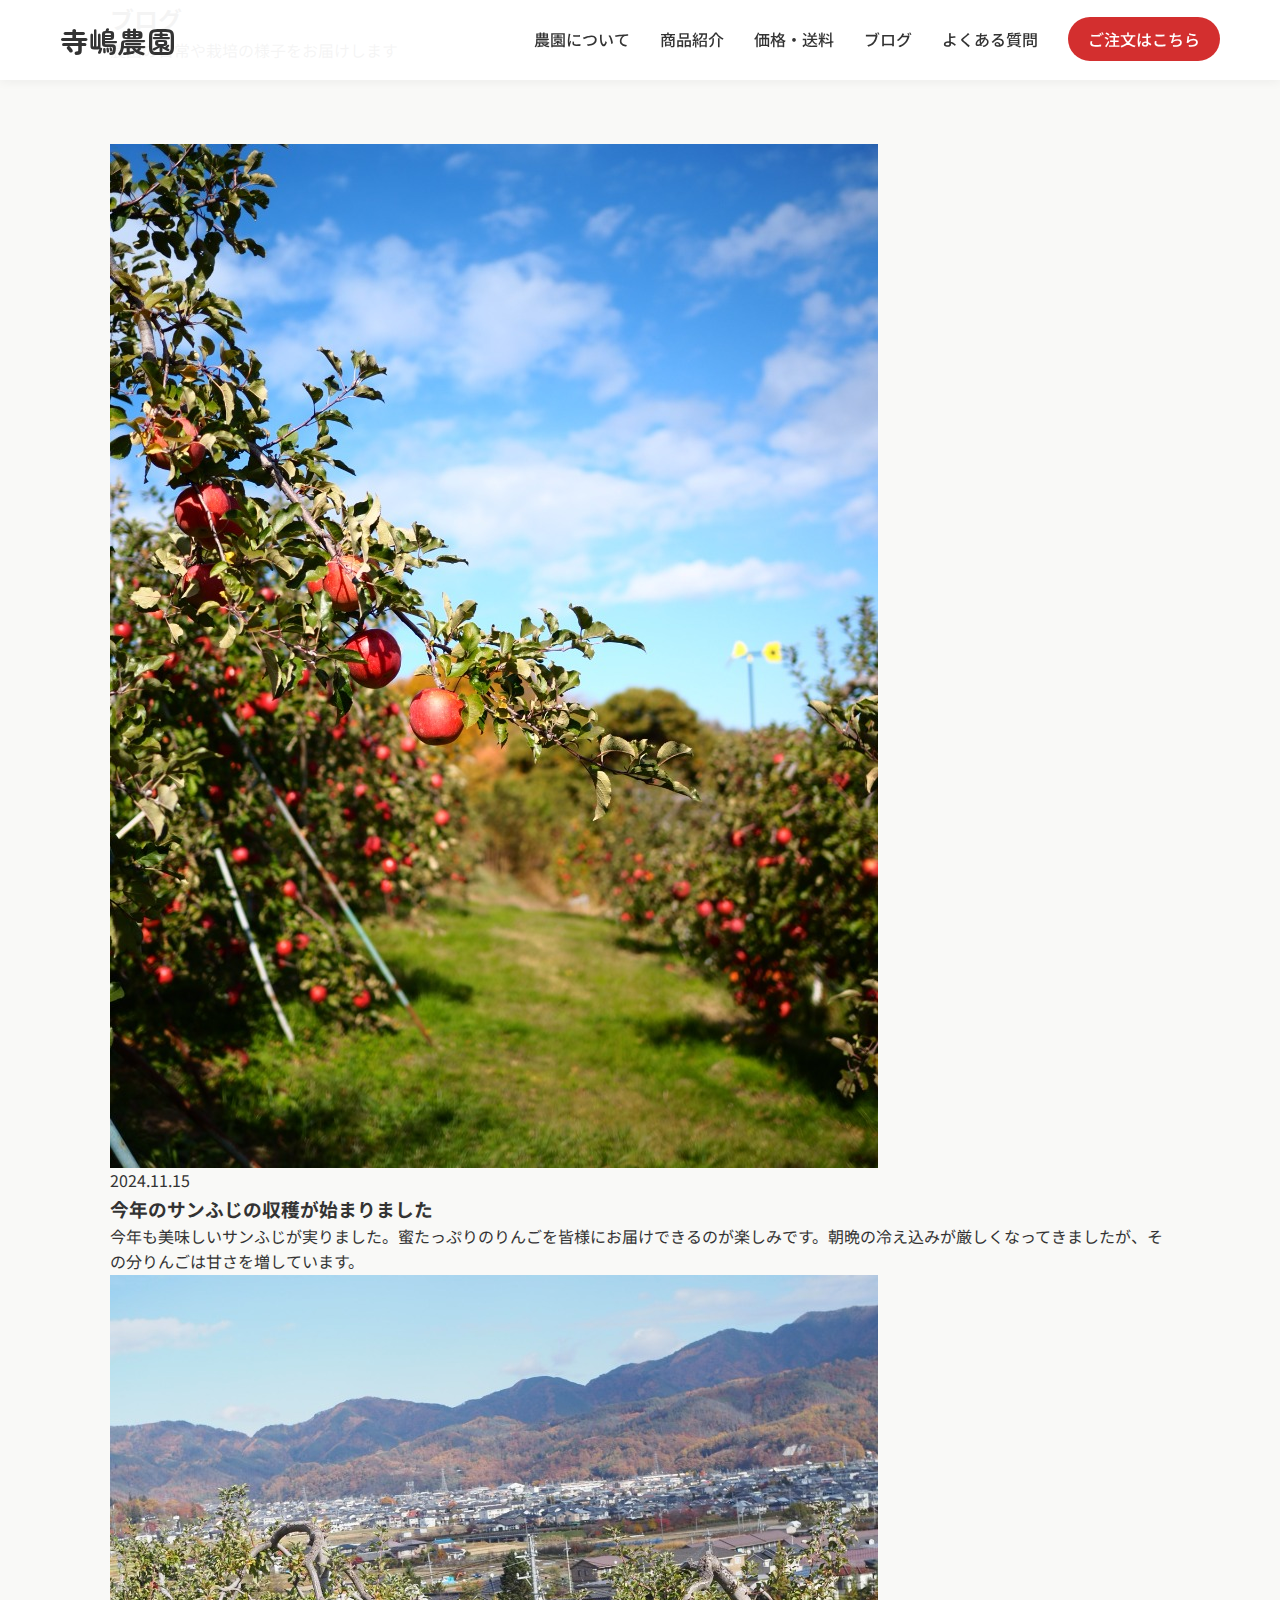
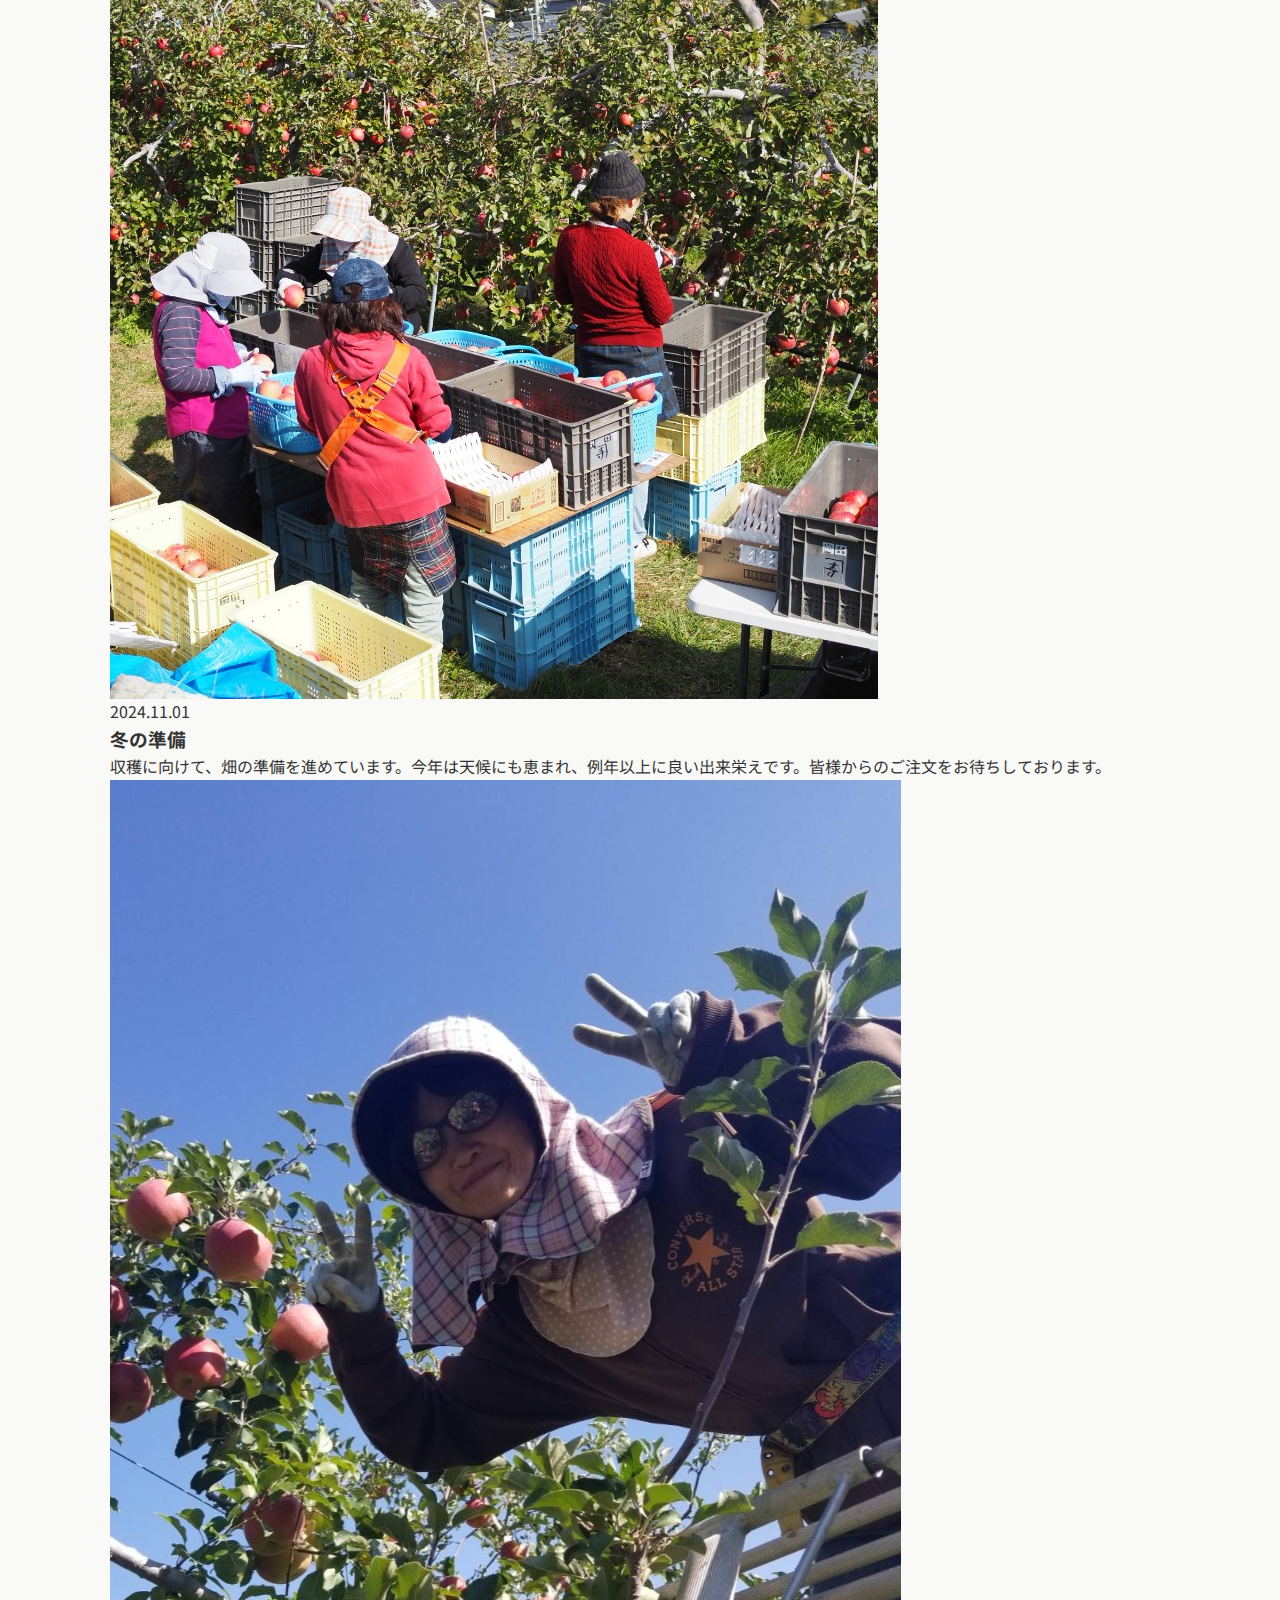
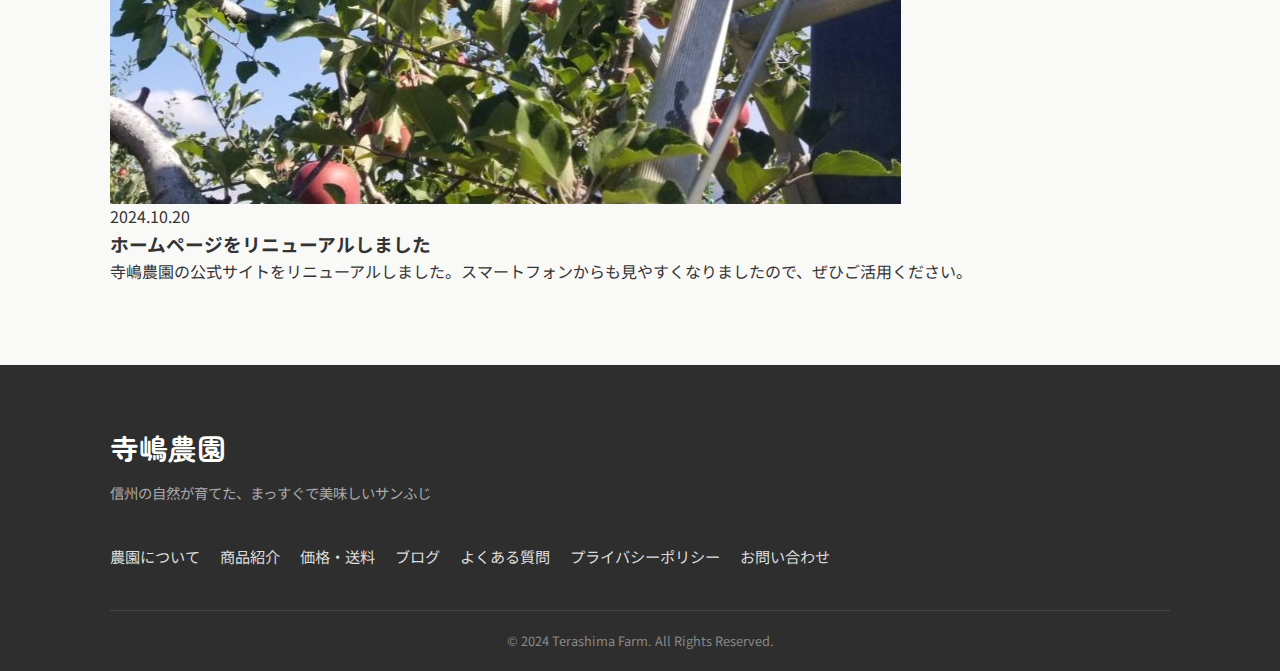
<file: blog.html>
<!DOCTYPE html>
<html lang="ja">

<head>
    <meta charset="UTF-8">
    <meta name="viewport" content="width=device-width, initial-scale=1.0">
    <title>ブログ | 寺嶋農園</title>
    <meta name="description" content="寺嶋農園のブログです。農園の日常や栽培の様子、お知らせなどを発信しています。">
    <link rel="preconnect" href="https://fonts.googleapis.com">
    <link rel="preconnect" href="https://fonts.gstatic.com" crossorigin>
    <link
        href="https://fonts.googleapis.com/css2?family=Noto+Sans+JP:wght@400;500;700&family=Zen+Maru+Gothic:wght@400;500;700&display=swap"
        rel="stylesheet">
    <link rel="stylesheet" href="css/style.css">
</head>

<body>

    <!-- Header -->
    <header class="header">
        <div class="header-container">
            <h1 class="logo"><a href="index.html">寺嶋農園</a></h1>
            <nav class="nav">
                <ul class="nav-list">
                    <li><a href="index.html#about">農園について</a></li>
                    <li><a href="index.html#products">商品紹介</a></li>
                    <li><a href="index.html#price">価格・送料</a></li>
                    <li><a href="blog.html" class="active">ブログ</a></li>
                    <li><a href="index.html#faq">よくある質問</a></li>
                    <li><a href="index.html#order" class="btn-nav">ご注文はこちら</a></li>
                </ul>
                <button class="mobile-menu-btn" aria-label="メニューを開く">
                    <span></span>
                    <span></span>
                    <span></span>
                </button>
            </nav>
        </div>
    </header>

    <!-- Mobile Menu -->
    <div class="mobile-menu">
        <nav>
            <ul>
                <li><a href="index.html#about">農園について</a></li>
                <li><a href="index.html#products">商品紹介</a></li>
                <li><a href="index.html#price">価格・送料</a></li>
                <li><a href="blog.html">ブログ</a></li>
                <li><a href="index.html#faq">よくある質問</a></li>
                <li><a href="index.html#order">ご注文はこちら</a></li>
            </ul>
        </nav>
    </div>

    <!-- Page Title -->
    <div class="page-title">
        <div class="container">
            <h2>ブログ</h2>
            <p>農園の日常や栽培の様子をお届けします</p>
        </div>
    </div>

    <!-- Blog List Section -->
    <section class="blog-list section-padding">
        <div class="container">
            <div id="blog-container" class="blog-grid">
                <!-- Blog posts will be inserted here by JavaScript -->
            </div>
        </div>
    </section>

    <!-- Footer -->
    <footer class="footer">
        <div class="container">
            <div class="footer-content">
                <div class="footer-logo">
                    <h2>寺嶋農園</h2>
                    <p>信州の自然が育てた、まっすぐで美味しいサンふじ</p>
                </div>
                <div class="footer-links">
                    <ul>
                        <li><a href="index.html#about">農園について</a></li>
                        <li><a href="index.html#products">商品紹介</a></li>
                        <li><a href="index.html#price">価格・送料</a></li>
                        <li><a href="blog.html">ブログ</a></li>
                        <li><a href="index.html#faq">よくある質問</a></li>
                        <li><a href="privacy.html">プライバシーポリシー</a></li>
                        <li><a href="index.html#order">お問い合わせ</a></li>
                    </ul>
                </div>
            </div>
            <div class="copyright">
                <p>&copy; 2024 Terashima Farm. All Rights Reserved.</p>
            </div>
        </div>
    </footer>

    <script src="js/blog_data.js"></script>
    <script src="js/blog.js"></script>
    <script src="js/script.js"></script>
</body>

</html>
</file>
<file: css/style.css>
/* Variables */
:root {
    --primary-color: #d32f2f; /* Apple Red */
    --secondary-color: #388e3c; /* Leaf Green */
    --bg-color: #f9f9f7; /* Warm White */
    --text-color: #333333;
    --light-gray: #e0e0e0;
    --white: #ffffff;
    --font-main: 'Noto Sans JP', sans-serif;
    --font-accent: 'Zen Maru Gothic', sans-serif;
}

/* Reset & Base Styles */
* {
    margin: 0;
    padding: 0;
    box-sizing: border-box;
}

body {
    font-family: var(--font-main);
    color: var(--text-color);
    background-color: var(--bg-color);
    line-height: 1.6;
    font-size: 16px;
}

a {
    text-decoration: none;
    color: inherit;
    transition: opacity 0.3s;
}

a:hover {
    opacity: 0.7;
}

img {
    max-width: 100%;
    height: auto;
    display: block;
}

ul {
    list-style: none;
}

.container {
    max-width: 1100px;
    margin: 0 auto;
    padding: 0 20px;
}

.section-padding {
    padding: 80px 0;
}

.section-title {
    font-family: var(--font-accent);
    font-size: 2.5rem;
    text-align: center;
    margin-bottom: 60px;
    color: var(--secondary-color);
    position: relative;
    display: inline-block;
    left: 50%;
    transform: translateX(-50%);
}

.section-title::after {
    content: '';
    position: absolute;
    bottom: -15px;
    left: 50%;
    transform: translateX(-50%);
    width: 60px;
    height: 3px;
    background-color: var(--primary-color);
}

.bg-light {
    background-color: #fff;
}

/* Header */
.header {
    background-color: rgba(255, 255, 255, 0.95);
    position: fixed;
    top: 0;
    left: 0;
    width: 100%;
    z-index: 1000;
    box-shadow: 0 2px 10px rgba(0,0,0,0.05);
}

.header-container {
    display: flex;
    justify-content: space-between;
    align-items: center;
    height: 80px;
    max-width: 1200px;
    margin: 0 auto;
    padding: 0 20px;
}

.logo a {
    font-family: var(--font-accent);
    font-size: 1.8rem;
    font-weight: 700;
    color: var(--text-color);
}

.nav-list {
    display: flex;
    gap: 30px;
    align-items: center;
}

.nav-list li a {
    font-size: 1rem;
    font-weight: 500;
}

.btn-nav {
    background-color: var(--primary-color);
    color: var(--white);
    padding: 10px 20px;
    border-radius: 30px;
    font-weight: bold;
}

.btn-nav:hover {
    background-color: #b71c1c;
    opacity: 1;
}

/* Mobile Menu Button */
.mobile-menu-btn {
    display: none;
    background: none;
    border: none;
    cursor: pointer;
    width: 30px;
    height: 20px;
    position: relative;
    z-index: 1001;
}

.mobile-menu-btn span {
    display: block;
    width: 100%;
    height: 2px;
    background-color: var(--text-color);
    position: absolute;
    transition: 0.3s;
}

.mobile-menu-btn span:nth-child(1) { top: 0; }
.mobile-menu-btn span:nth-child(2) { top: 50%; transform: translateY(-50%); }
.mobile-menu-btn span:nth-child(3) { bottom: 0; }

.mobile-menu-btn.active span:nth-child(1) { top: 50%; transform: rotate(45deg); }
.mobile-menu-btn.active span:nth-child(2) { opacity: 0; }
.mobile-menu-btn.active span:nth-child(3) { top: 50%; transform: rotate(-45deg); }

/* Mobile Menu Overlay */
.mobile-menu {
    position: fixed;
    top: 0;
    right: -100%;
    width: 100%;
    height: 100vh;
    background-color: rgba(255, 255, 255, 0.98);
    z-index: 999;
    transition: 0.4s;
    display: flex;
    justify-content: center;
    align-items: center;
}

.mobile-menu.active {
    right: 0;
}

.mobile-menu ul {
    text-align: center;
}

.mobile-menu li {
    margin: 30px 0;
}

.mobile-menu a {
    font-size: 1.5rem;
    font-family: var(--font-accent);
    font-weight: bold;
}

/* Hero Section */
.hero {
    position: relative;
    height: 100vh;
    min-height: 600px;
    overflow: hidden;
}

.hero-image-container {
    width: 100%;
    height: 100%;
}

.hero-image {
    width: 100%;
    height: 100%;
    object-fit: cover;
}

.hero-content {
    position: absolute;
    top: 50%;
    left: 10%;
    transform: translateY(-50%);
    background-color: rgba(255, 255, 255, 0.85);
    padding: 40px;
    border-radius: 4px;
    writing-mode: vertical-rl;
    text-orientation: upright;
    box-shadow: 0 4px 20px rgba(0,0,0,0.1);
}

.hero-title {
    font-family: var(--font-accent);
    font-size: 2.5rem;
    line-height: 1.8;
    letter-spacing: 0.2em;
    color: var(--text-color);
    height: 300px; /* Adjust based on text length */
}

.hero-subtitle {
    font-family: var(--font-main);
    font-size: 1rem;
    margin-right: 20px; /* Vertical mode margin */
    letter-spacing: 0.1em;
    color: var(--secondary-color);
    font-weight: bold;
}

/* News Section */
.news {
    padding: 40px 0;
    background-color: var(--white);
    border-bottom: 1px solid #eee;
}

.news-box {
    display: flex;
    align-items: center;
    justify-content: center;
    gap: 20px;
    flex-wrap: wrap;
}

.section-title-small {
    font-family: var(--font-accent);
    color: var(--primary-color);
    font-size: 1.2rem;
    border: 1px solid var(--primary-color);
    padding: 5px 15px;
    border-radius: 20px;
}

/* About Section */
.about-content {
    display: flex;
    align-items: center;
    gap: 50px;
    margin-bottom: 60px;
}

.about-image {
    flex: 1;
    border-radius: 8px;
    overflow: hidden;
    box-shadow: 0 4px 15px rgba(0,0,0,0.1);
}

.about-text {
    flex: 1;
}

.about-text h3 {
    font-family: var(--font-accent);
    font-size: 1.8rem;
    margin-bottom: 20px;
    line-height: 1.4;
    color: var(--secondary-color);
}

.about-text p {
    margin-bottom: 20px;
    text-align: justify;
}

.farm-info {
    margin-top: 30px;
    background-color: var(--white);
    padding: 20px;
    border-radius: 8px;
    border: 1px solid #eee;
}

.farm-info dt {
    float: left;
    clear: left;
    width: 100px;
    font-weight: bold;
    color: var(--secondary-color);
    margin-bottom: 10px;
}

.farm-info dd {
    margin-left: 100px;
    margin-bottom: 10px;
}

.about-landscape img {
    width: 100%;
    height: 400px;
    object-fit: cover;
    border-radius: 8px;
}

/* Products Section */
.product-grid {
    display: grid;
    grid-template-columns: repeat(auto-fit, minmax(300px, 1fr));
    gap: 30px;
}

.product-card {
    background-color: var(--white);
    border-radius: 8px;
    overflow: hidden;
    box-shadow: 0 4px 15px rgba(0,0,0,0.05);
    transition: transform 0.3s;
}

.product-card:hover {
    transform: translateY(-5px);
}

.product-image {
    height: 250px;
    overflow: hidden;
}

.product-image img {
    width: 100%;
    height: 100%;
    object-fit: cover;
    transition: transform 0.5s;
}

.product-card:hover .product-image img {
    transform: scale(1.05);
}

.product-info {
    padding: 25px;
}

.product-info h3 {
    font-family: var(--font-accent);
    font-size: 1.5rem;
    color: var(--primary-color);
    margin-bottom: 15px;
    border-bottom: 2px solid #eee;
    padding-bottom: 10px;
}

.product-desc {
    margin-bottom: 20px;
    font-size: 0.95rem;
    color: #666;
}

.product-features {
    list-style: disc;
    padding-left: 20px;
    color: var(--text-color);
}

.product-features li {
    margin-bottom: 5px;
}

/* Price & Shipping Section */
.price-section, .shipping-section {
    margin-bottom: 60px;
    background-color: var(--white);
    padding: 40px;
    border-radius: 8px;
    box-shadow: 0 2px 10px rgba(0,0,0,0.03);
}

.price-section h3, .shipping-section h3 {
    font-family: var(--font-accent);
    font-size: 1.4rem;
    color: var(--secondary-color);
    margin-bottom: 20px;
    border-left: 5px solid var(--primary-color);
    padding-left: 15px;
}

.table-responsive {
    overflow-x: auto;
}

.price-table, .shipping-table {
    width: 100%;
    border-collapse: collapse;
    min-width: 600px;
}

.price-table th, .shipping-table th,
.price-table td, .shipping-table td {
    padding: 15px;
    border-bottom: 1px solid #eee;
    text-align: left;
}

.price-table th, .shipping-table th {
    background-color: #f5f5f5;
    font-weight: bold;
    color: var(--text-color);
}

.shipping-table th {
    text-align: center;
}

.shipping-table td {
    text-align: center;
}

.shipping-table tbody th {
    text-align: left;
    background-color: var(--white);
    font-weight: normal;
}

.note {
    margin-top: 15px;
    font-size: 0.9rem;
    color: #666;
}

.box-fee-list {
    margin-top: 10px;
    display: flex;
    gap: 20px;
    flex-wrap: wrap;
    font-size: 0.95rem;
}

.small {
    font-size: 0.8rem;
    font-weight: normal;
}

/* FAQ Section */
.faq-list {
    max-width: 800px;
    margin: 0 auto;
}

.faq-item {
    margin-bottom: 15px;
    border-bottom: 1px solid #ddd;
}

.faq-question {
    width: 100%;
    text-align: left;
    background: none;
    border: none;
    padding: 20px 0;
    font-size: 1.1rem;
    font-weight: bold;
    cursor: pointer;
    display: flex;
    justify-content: space-between;
    align-items: center;
    color: var(--text-color);
}

.faq-question .icon {
    font-size: 1.5rem;
    color: var(--primary-color);
    transition: transform 0.3s;
}

.faq-question.active .icon {
    transform: rotate(45deg);
}

.faq-answer {
    max-height: 0;
    overflow: hidden;
    transition: max-height 0.3s ease-out;
}

.faq-answer p {
    padding-bottom: 20px;
    color: #555;
    line-height: 1.8;
}

/* Order Form */
.order-form {
    max-width: 700px;
    margin: 0 auto;
    background-color: var(--white);
    padding: 40px;
    border-radius: 8px;
    box-shadow: 0 4px 20px rgba(0,0,0,0.05);
}

.form-desc {
    text-align: center;
    margin-bottom: 40px;
}

.form-group {
    margin-bottom: 25px;
}

.form-group label {
    display: block;
    margin-bottom: 8px;
    font-weight: bold;
}

.required {
    background-color: var(--primary-color);
    color: var(--white);
    font-size: 0.7rem;
    padding: 2px 6px;
    border-radius: 4px;
    margin-left: 8px;
    vertical-align: middle;
}

.form-group input,
.form-group textarea {
    width: 100%;
    padding: 12px;
    border: 1px solid #ddd;
    border-radius: 4px;
    font-size: 1rem;
    font-family: inherit;
}

.form-group input:focus,
.form-group textarea:focus {
    outline: none;
    border-color: var(--secondary-color);
    box-shadow: 0 0 0 3px rgba(56, 142, 60, 0.1);
}

.form-submit {
    text-align: center;
    margin-top: 40px;
}

.btn-submit {
    background-color: var(--primary-color);
    color: var(--white);
    border: none;
    padding: 15px 60px;
    font-size: 1.2rem;
    font-weight: bold;
    border-radius: 50px;
    cursor: pointer;
    transition: background-color 0.3s;
}

.btn-submit:hover {
    background-color: #b71c1c;
}

/* Footer */
.footer {
    background-color: #2e2e2e;
    color: #fff;
    padding: 60px 0 20px;
}

.footer-content {
    display: flex;
    justify-content: space-between;
    flex-wrap: wrap;
    gap: 40px;
    margin-bottom: 40px;
}

.footer-logo h2 {
    font-family: var(--font-accent);
    font-size: 1.8rem;
    margin-bottom: 10px;
}

.footer-logo p {
    color: #aaa;
    font-size: 0.9rem;
}

.footer-links ul {
    display: flex;
    gap: 20px;
    flex-wrap: wrap;
}

.footer-links a {
    color: #ddd;
    font-size: 0.95rem;
}

.footer-links a:hover {
    color: var(--white);
}

.copyright {
    text-align: center;
    border-top: 1px solid #444;
    padding-top: 20px;
    font-size: 0.8rem;
    color: #888;
}

/* Responsive */
@media (max-width: 768px) {
    .section-padding {
        padding: 60px 0;
    }

    .section-title {
        font-size: 2rem;
    }

    .nav-list {
        display: none;
    }

    .mobile-menu-btn {
        display: block;
    }

    .hero-content {
        left: 50%;
        transform: translate(-50%, -50%);
        width: 80%;
        max-width: 300px;
        padding: 30px;
    }

    .hero-title {
        font-size: 2rem;
        height: 250px;
    }

    .about-content {
        flex-direction: column;
        gap: 30px;
    }

    .price-section, .shipping-section {
        padding: 20px;
    }

    .footer-content {
        flex-direction: column;
        text-align: center;
    }

    .footer-links ul {
        justify-content: center;
    }
}
</file>
<file: css/admin.css>
:root {
    --primary-color: #d32f2f;
    --secondary-color: #f5f5f5;
    --text-color: #333;
    --border-color: #ddd;
    --success-color: #2e7d32;
    --warning-color: #ed6c02;
    --danger-color: #d32f2f;
}

body {
    font-family: 'Noto Sans JP', sans-serif;
    margin: 0;
    padding: 0;
    background-color: #f9f9f9;
    color: var(--text-color);
}

.admin-container {
    max-width: 1200px;
    margin: 0 auto;
    padding: 20px;
}

.admin-header {
    display: flex;
    justify-content: space-between;
    align-items: center;
    margin-bottom: 30px;
    background: white;
    padding: 20px;
    border-radius: 8px;
    box-shadow: 0 2px 4px rgba(0, 0, 0, 0.1);
}

.admin-header h1 {
    margin: 0;
    font-size: 1.5rem;
    color: var(--primary-color);
}

.admin-nav ul {
    list-style: none;
    padding: 0;
    margin: 0;
    display: flex;
    gap: 20px;
}

.admin-nav a {
    text-decoration: none;
    color: var(--text-color);
    font-weight: 500;
}

.admin-nav a.active {
    color: var(--primary-color);
    border-bottom: 2px solid var(--primary-color);
}

/* Stats Grid */
.stats-grid {
    display: grid;
    grid-template-columns: repeat(auto-fit, minmax(250px, 1fr));
    gap: 20px;
    margin-bottom: 30px;
}

.stat-card {
    background: white;
    padding: 20px;
    border-radius: 8px;
    box-shadow: 0 2px 4px rgba(0, 0, 0, 0.1);
    text-align: center;
}

.stat-card h3 {
    margin: 0 0 10px;
    font-size: 1rem;
    color: #666;
}

.stat-number {
    font-size: 2rem;
    font-weight: bold;
    margin: 0;
    color: var(--primary-color);
}

/* Admin Section */
.admin-section {
    background: white;
    padding: 20px;
    border-radius: 8px;
    box-shadow: 0 2px 4px rgba(0, 0, 0, 0.1);
    margin-bottom: 30px;
}

.admin-section h2 {
    margin-top: 0;
    border-bottom: 2px solid var(--secondary-color);
    padding-bottom: 10px;
}

.table-actions {
    margin-bottom: 15px;
    display: flex;
    gap: 10px;
    justify-content: flex-end;
}

/* Table */
.table-container {
    overflow-x: auto;
}

.admin-table {
    width: 100%;
    border-collapse: collapse;
}

.admin-table th,
.admin-table td {
    padding: 12px;
    text-align: left;
    border-bottom: 1px solid var(--border-color);
}

.admin-table th {
    background-color: var(--secondary-color);
    font-weight: bold;
}

.status-badge {
    padding: 4px 8px;
    border-radius: 4px;
    font-size: 0.85rem;
    font-weight: bold;
}

.status-ordered {
    background-color: #e3f2fd;
    color: #1565c0;
}

.status-shipped {
    background-color: #e8f5e9;
    color: var(--success-color);
}

/* Buttons */
.btn-primary,
.btn-secondary,
.btn-danger {
    padding: 8px 16px;
    border: none;
    border-radius: 4px;
    cursor: pointer;
    font-size: 0.9rem;
    transition: background-color 0.3s;
}

.btn-primary {
    background-color: var(--primary-color);
    color: white;
}

.btn-secondary {
    background-color: #e0e0e0;
    color: #333;
}

.btn-danger {
    background-color: #ffebee;
    color: var(--danger-color);
}

.btn-sm {
    padding: 4px 8px;
    font-size: 0.8rem;
}

/* Modal */
.modal {
    display: none;
    position: fixed;
    z-index: 1000;
    left: 0;
    top: 0;
    width: 100%;
    height: 100%;
    background-color: rgba(0, 0, 0, 0.5);
}

.modal-content {
    background-color: white;
    margin: 10% auto;
    padding: 20px;
    border-radius: 8px;
    width: 80%;
    max-width: 600px;
    position: relative;
}

.close-modal {
    position: absolute;
    right: 20px;
    top: 15px;
    font-size: 28px;
    font-weight: bold;
    cursor: pointer;
}

.modal-actions {
    margin-top: 20px;
    display: flex;
    justify-content: flex-end;
    gap: 10px;
}

.detail-row {
    margin-bottom: 10px;
    border-bottom: 1px solid #eee;
    padding-bottom: 10px;
}

.detail-label {
    font-weight: bold;
    display: block;
    margin-bottom: 4px;
    color: #666;
}
</file>
